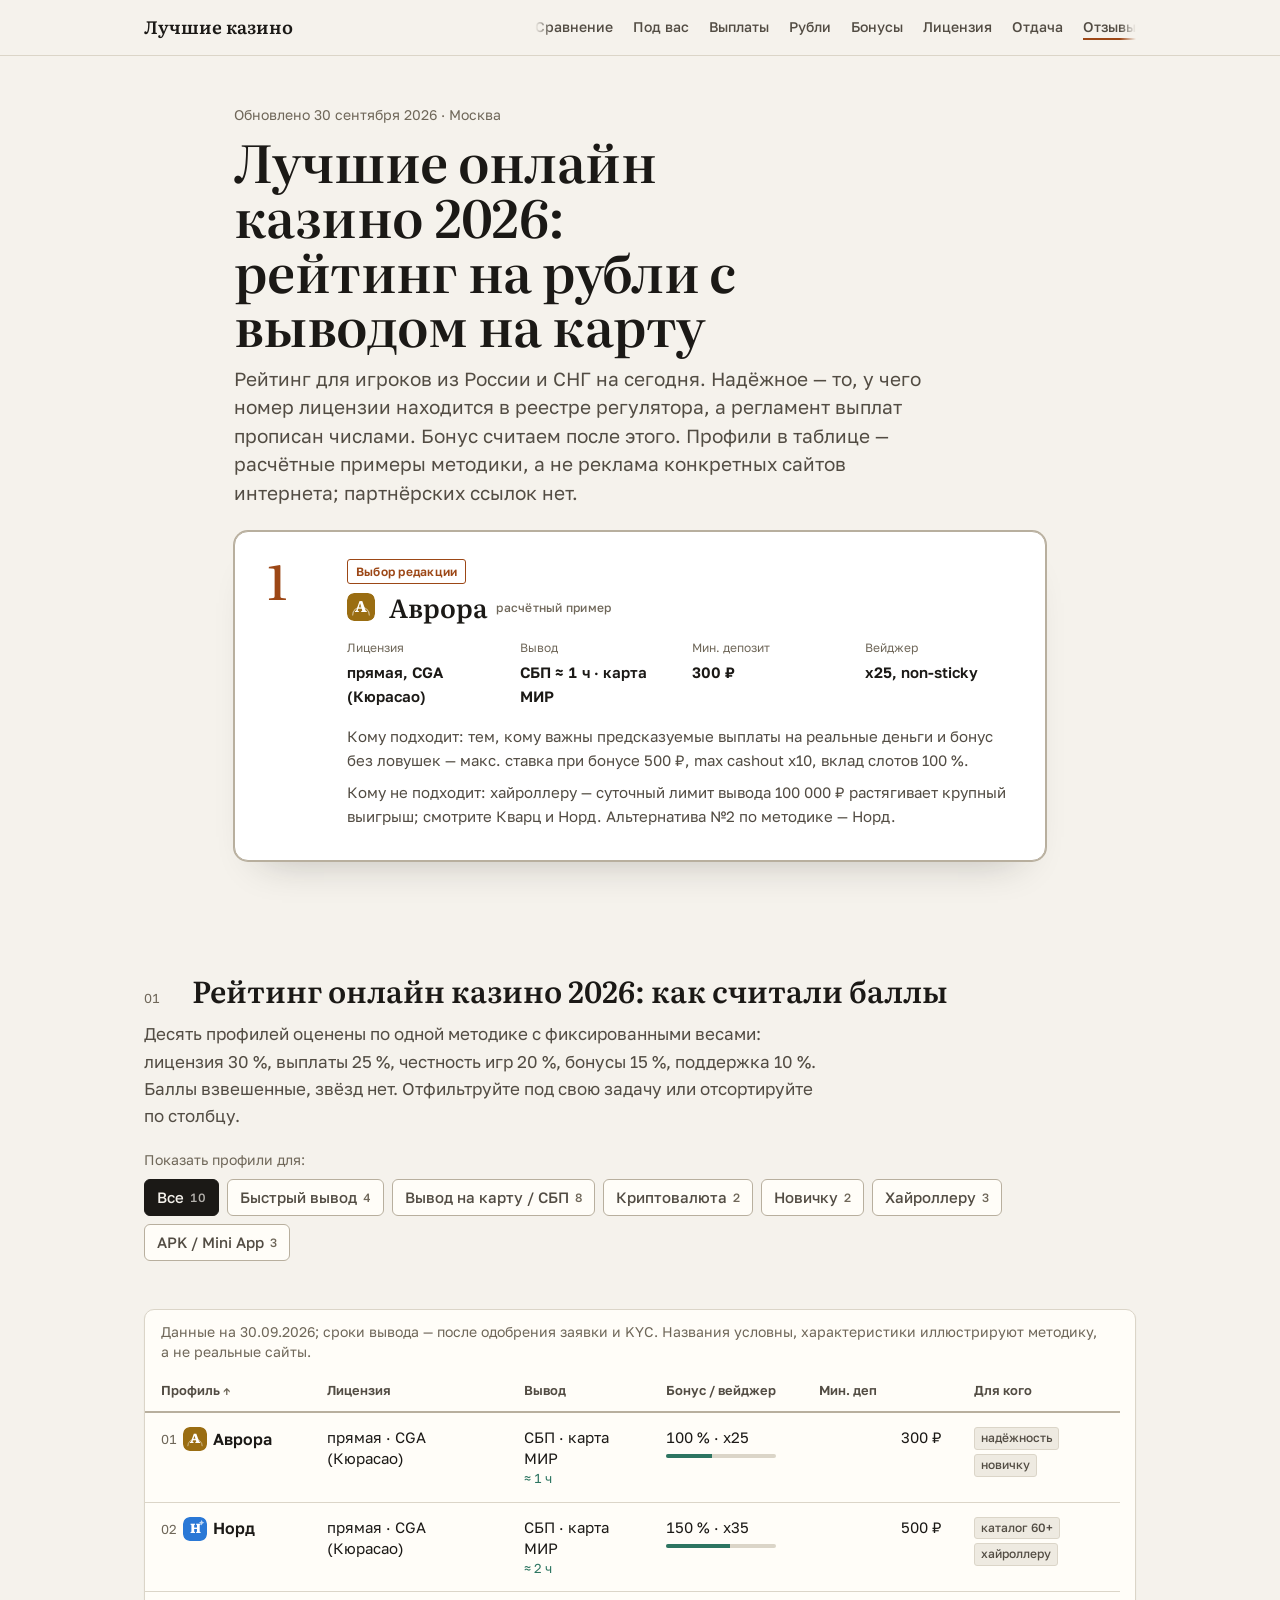
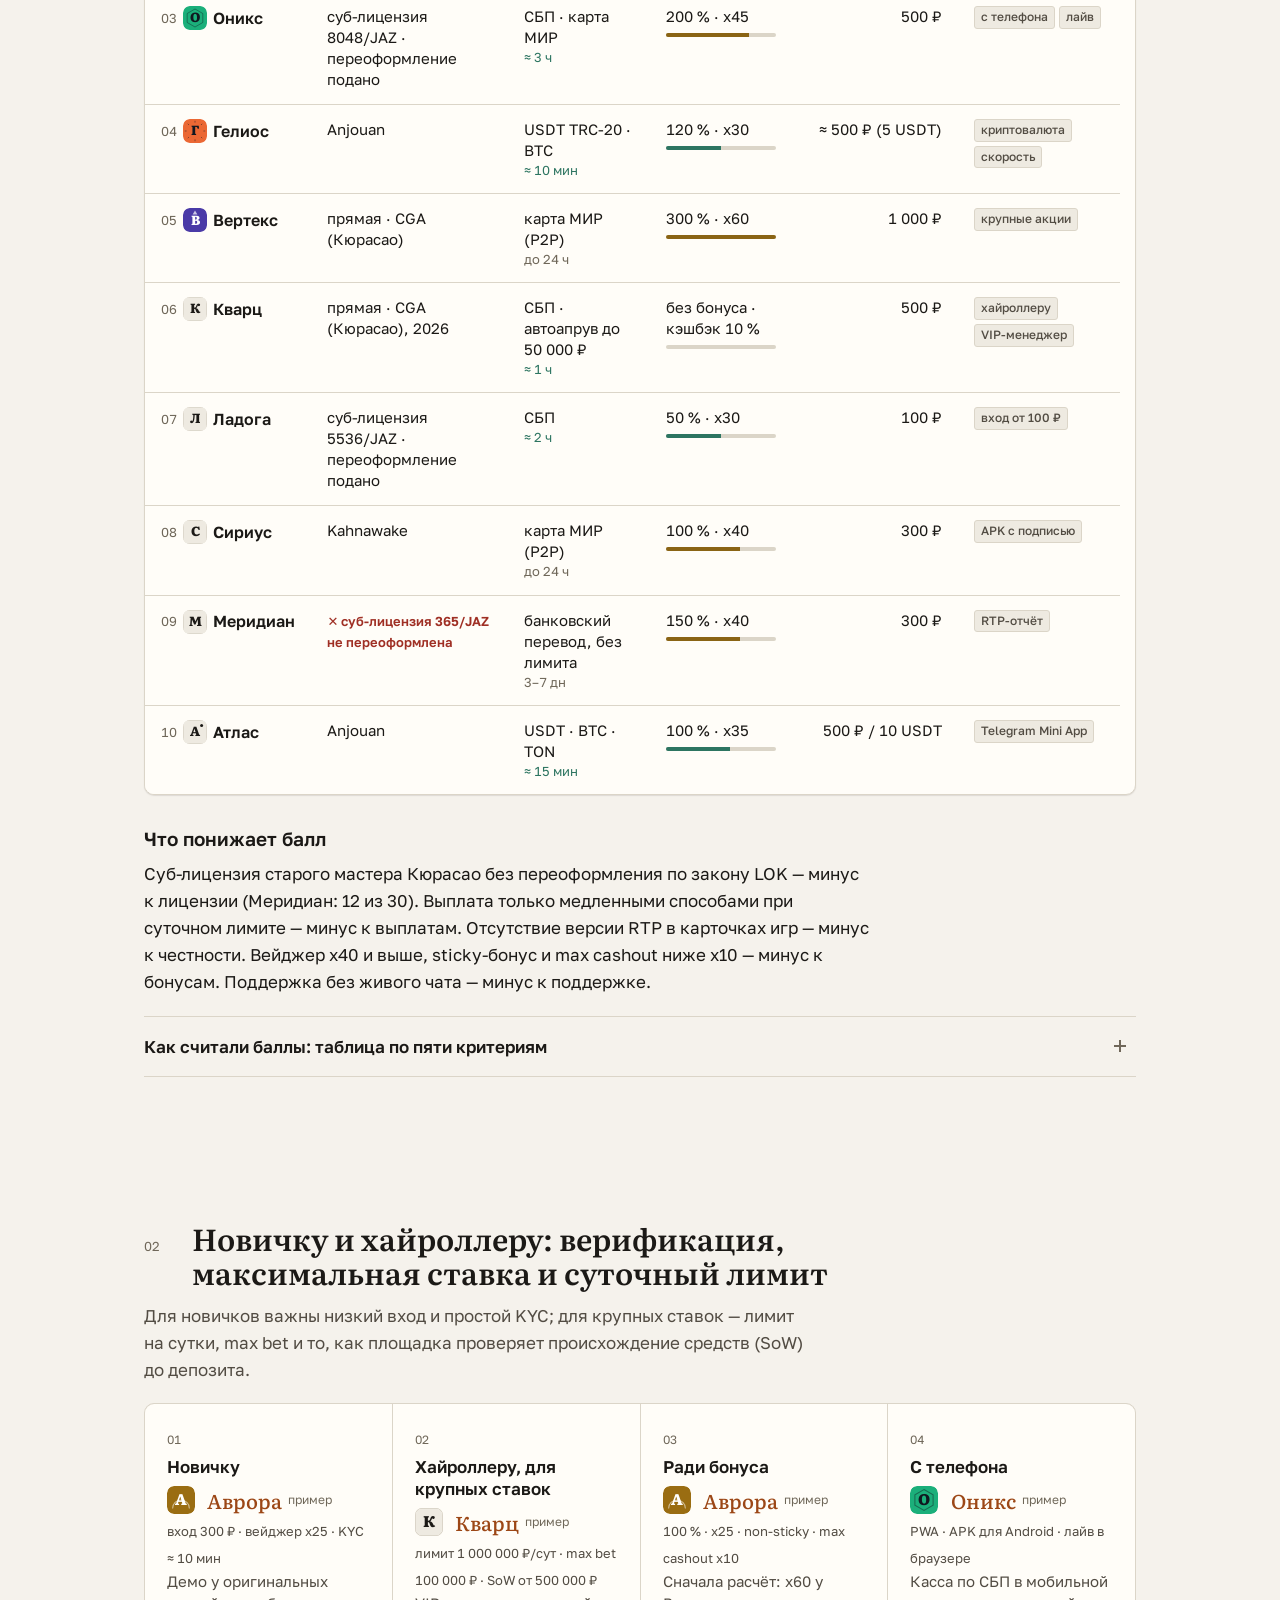
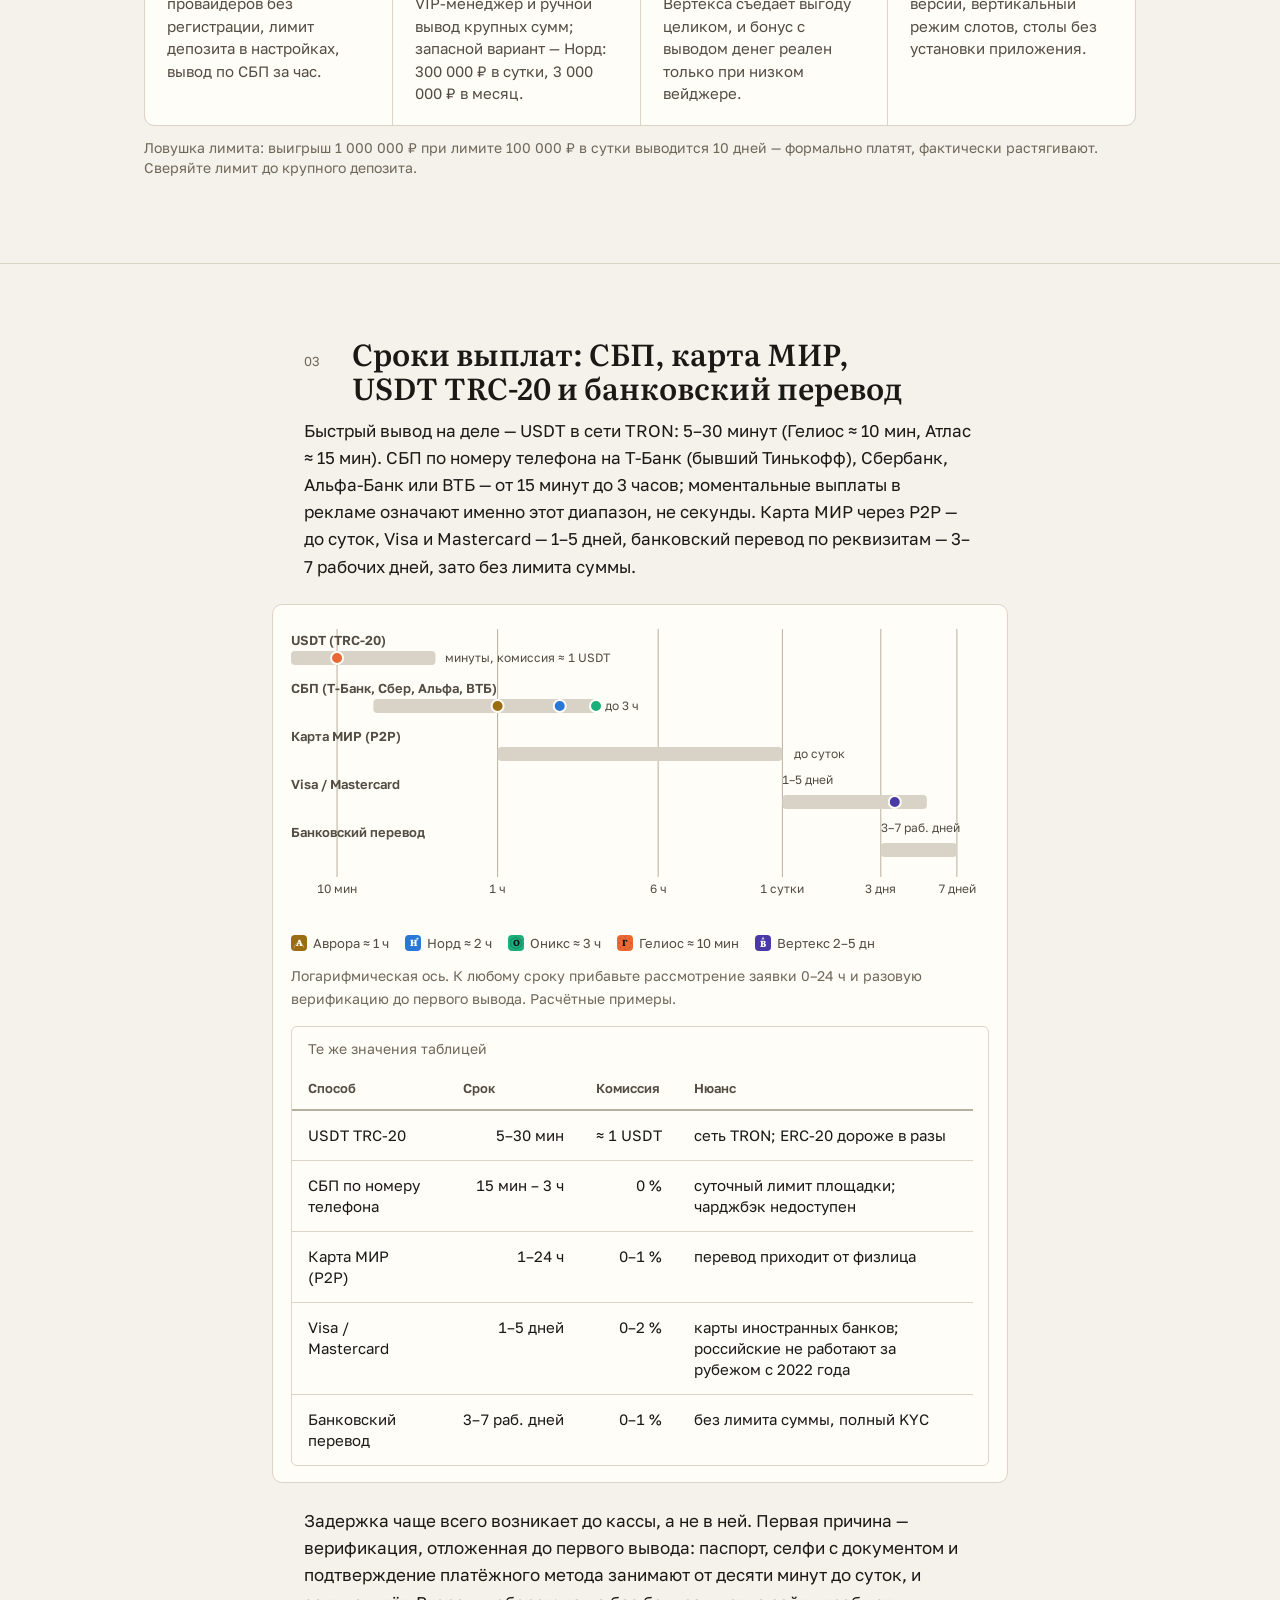
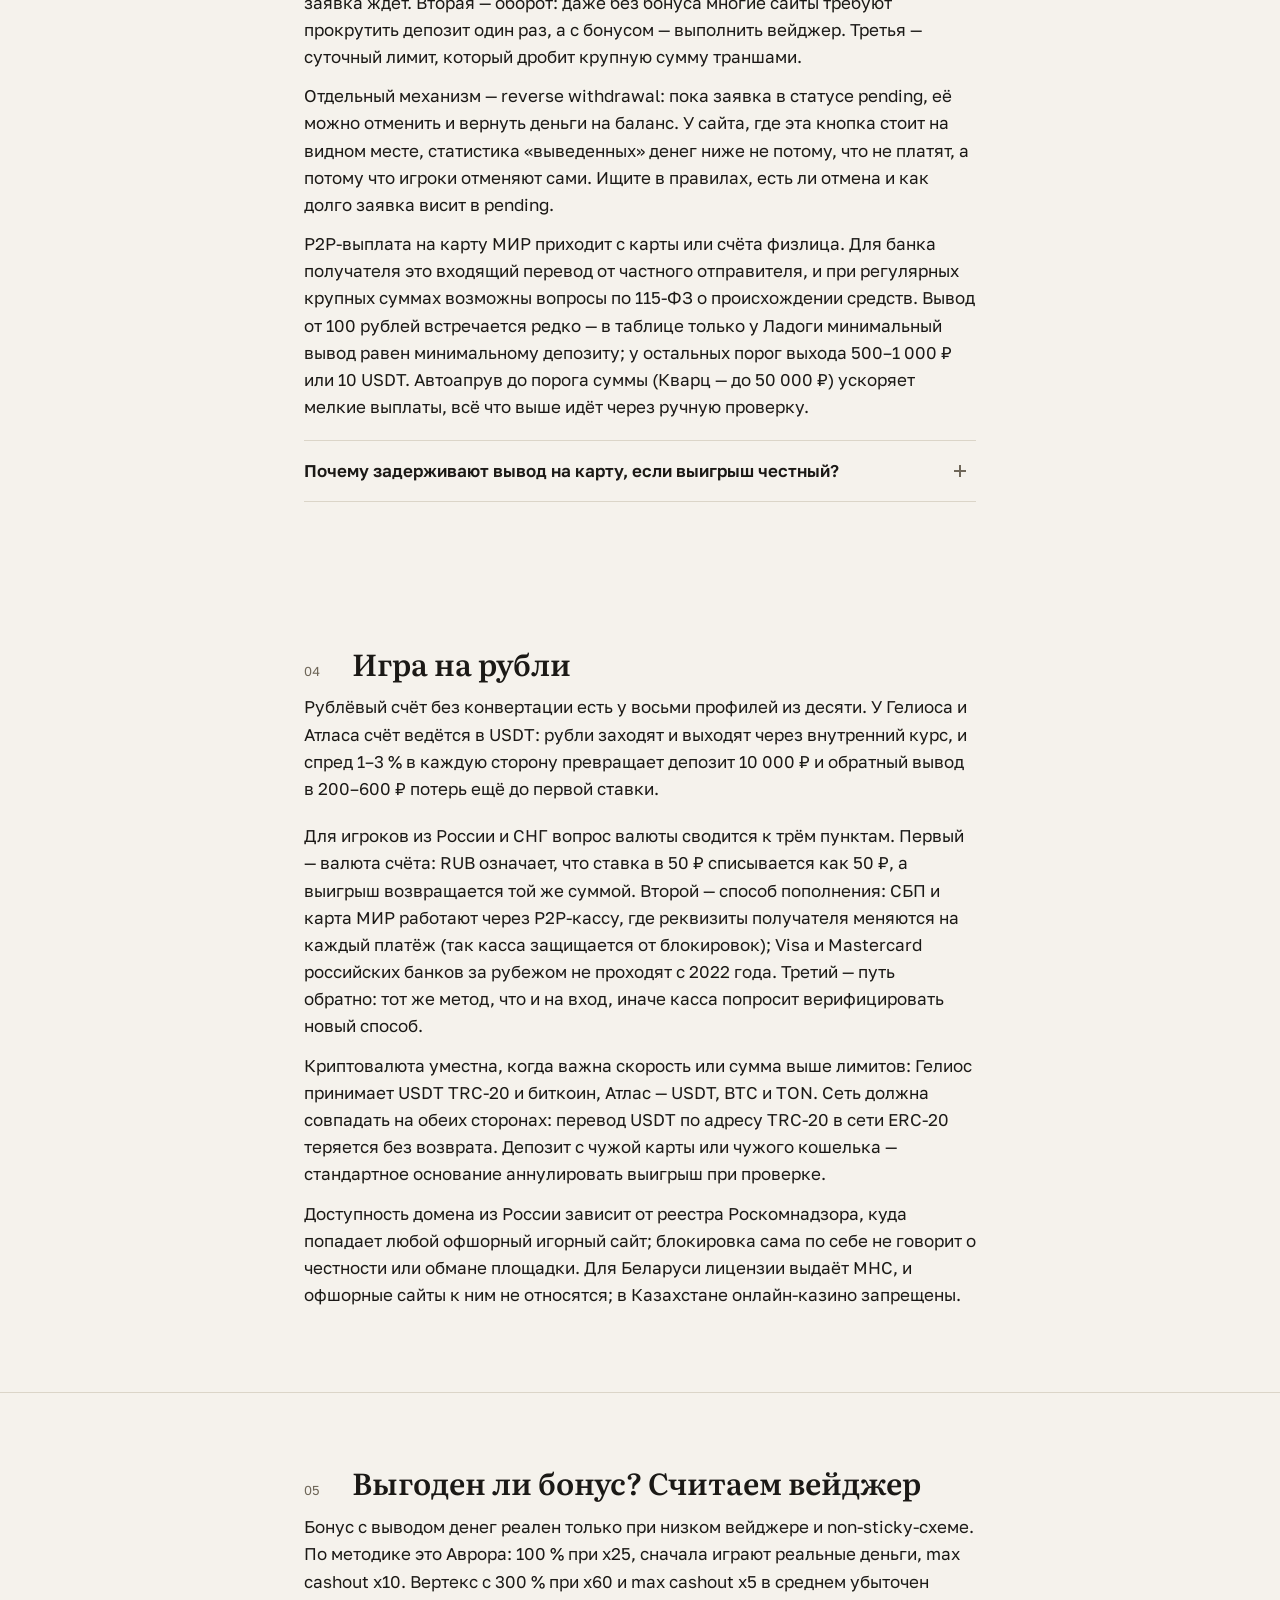
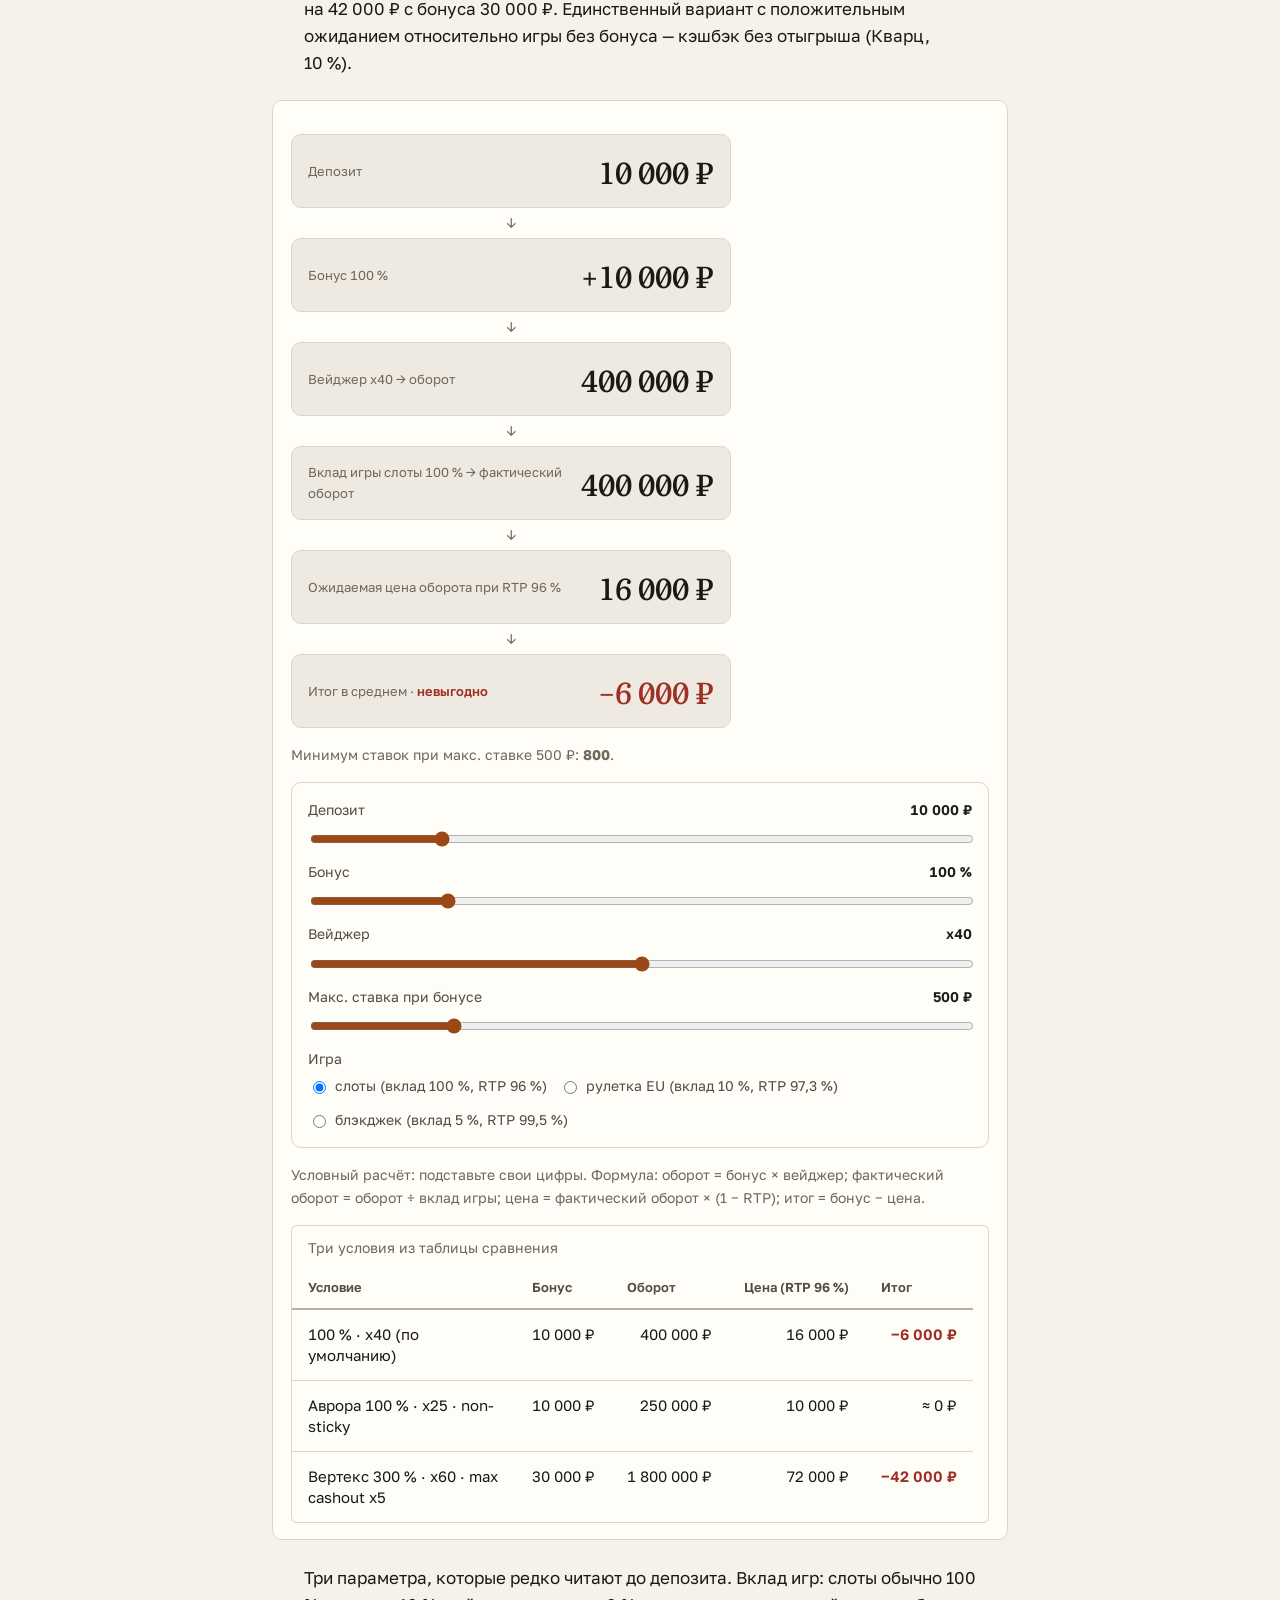
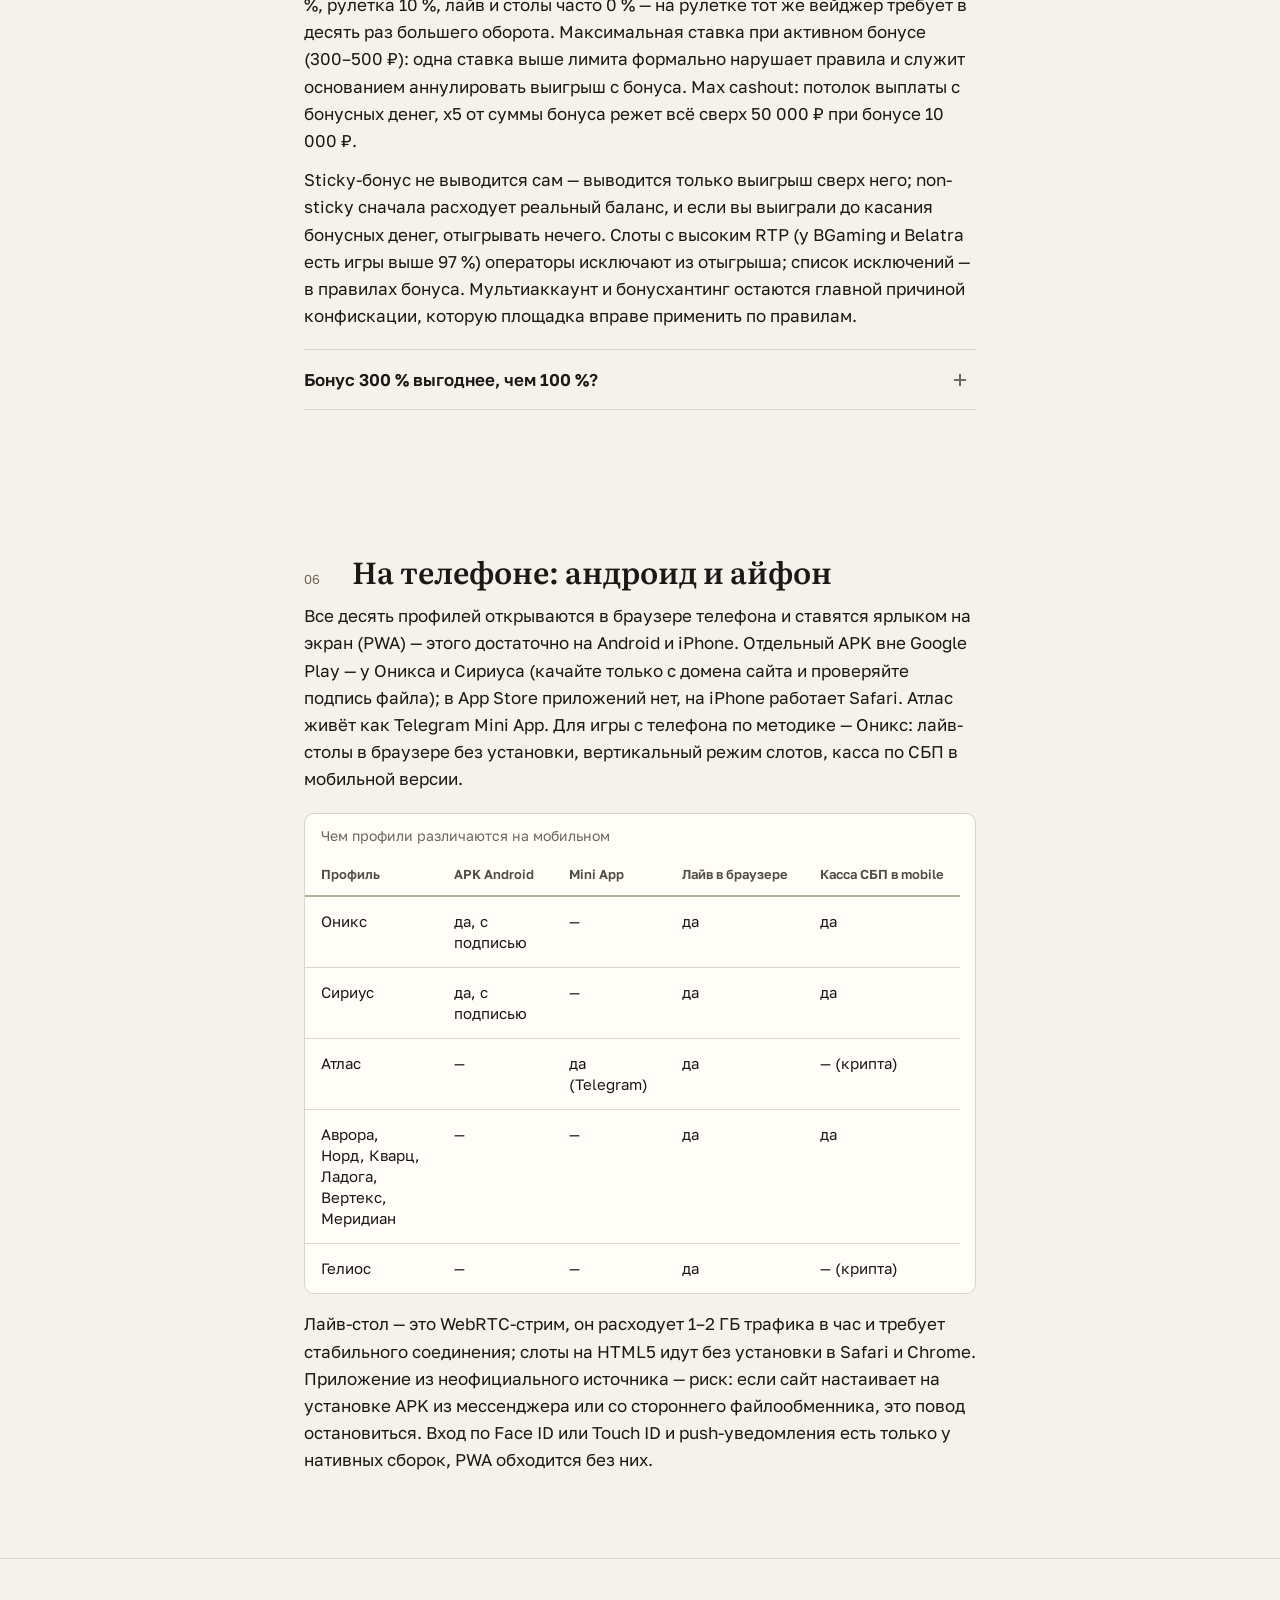
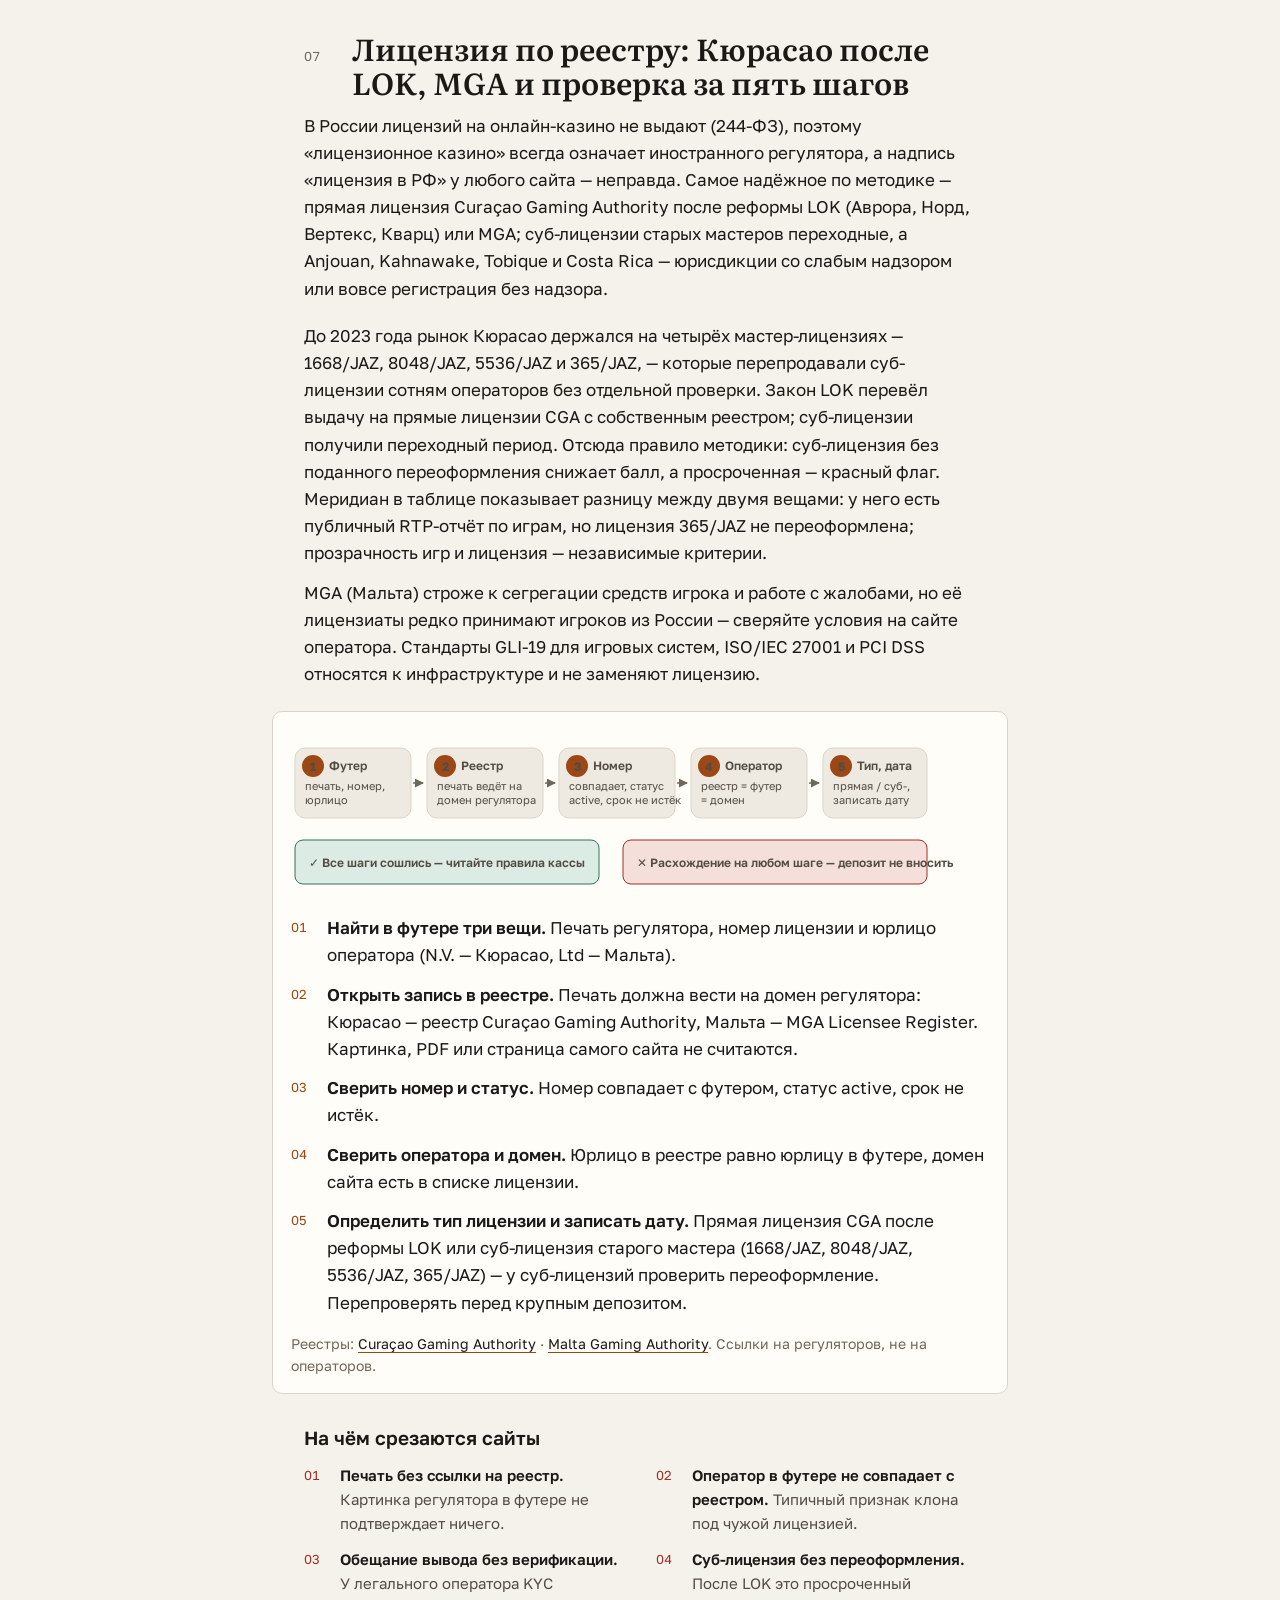
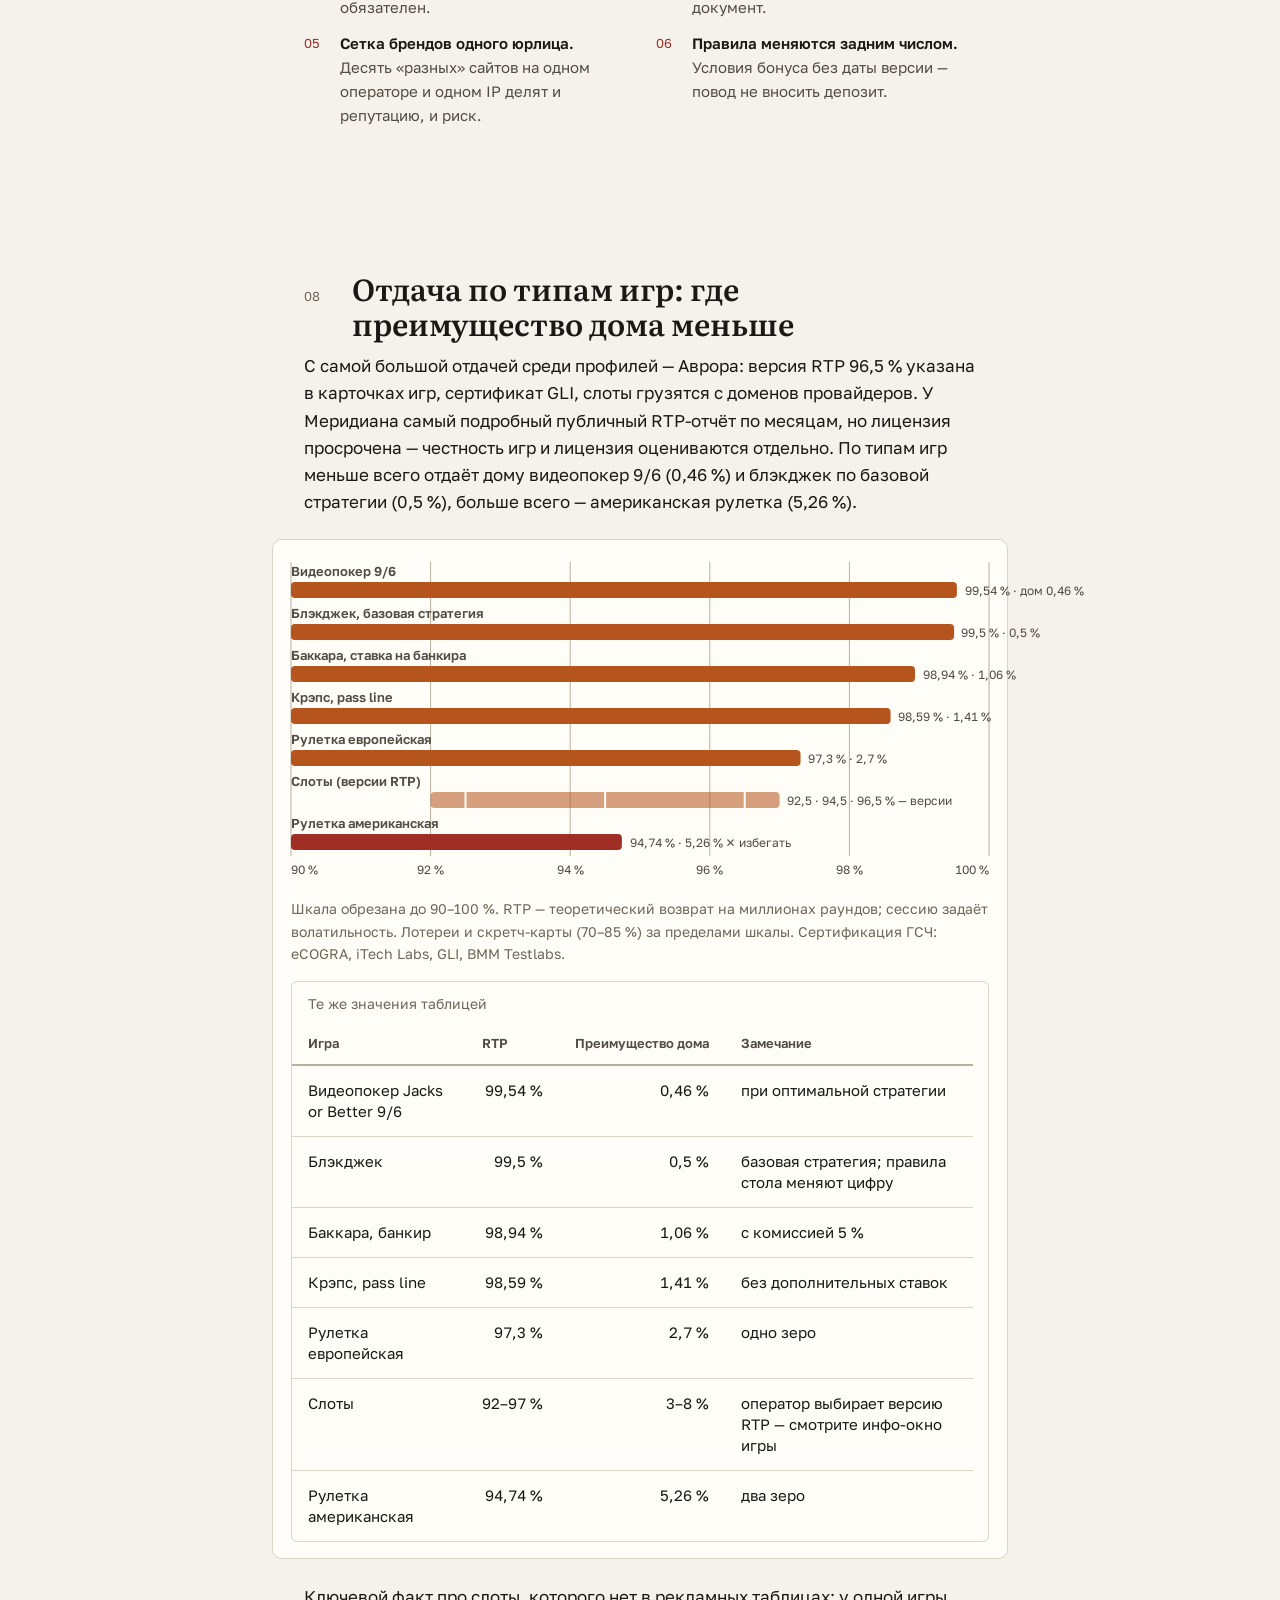
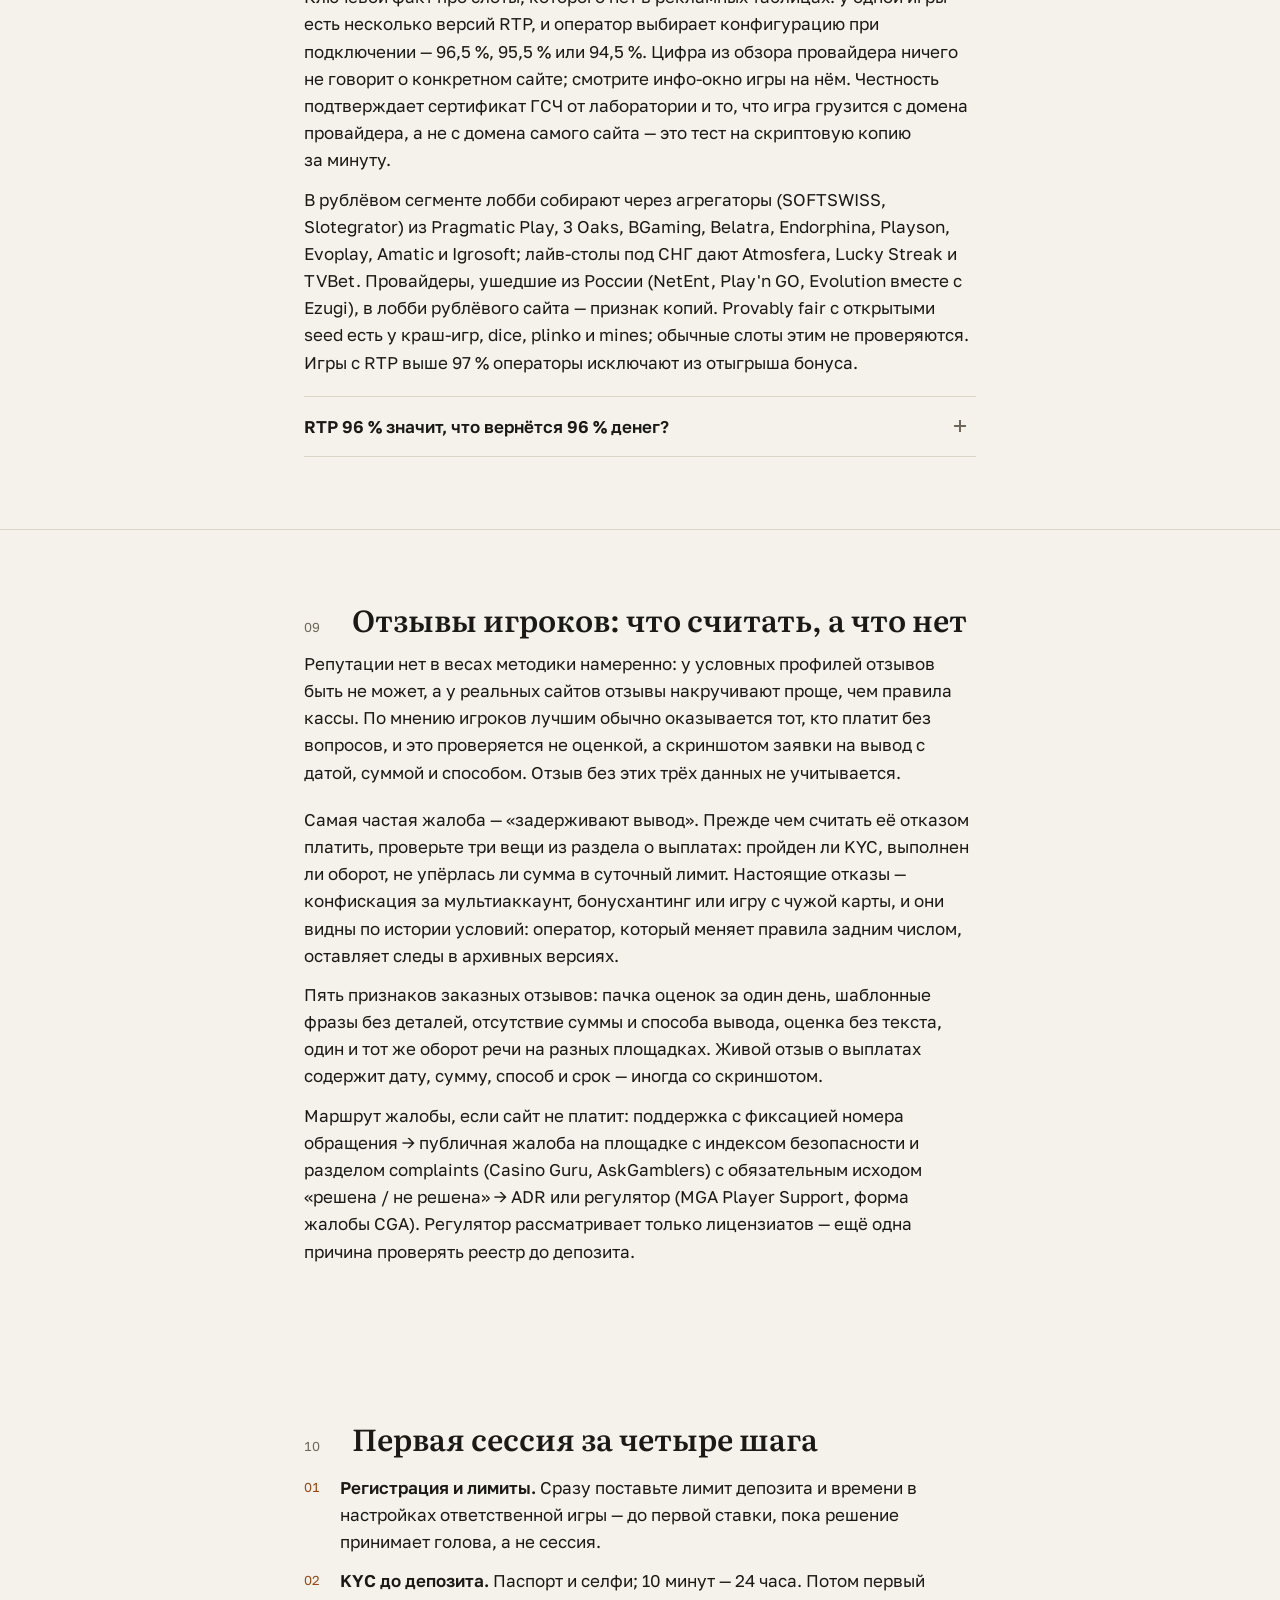
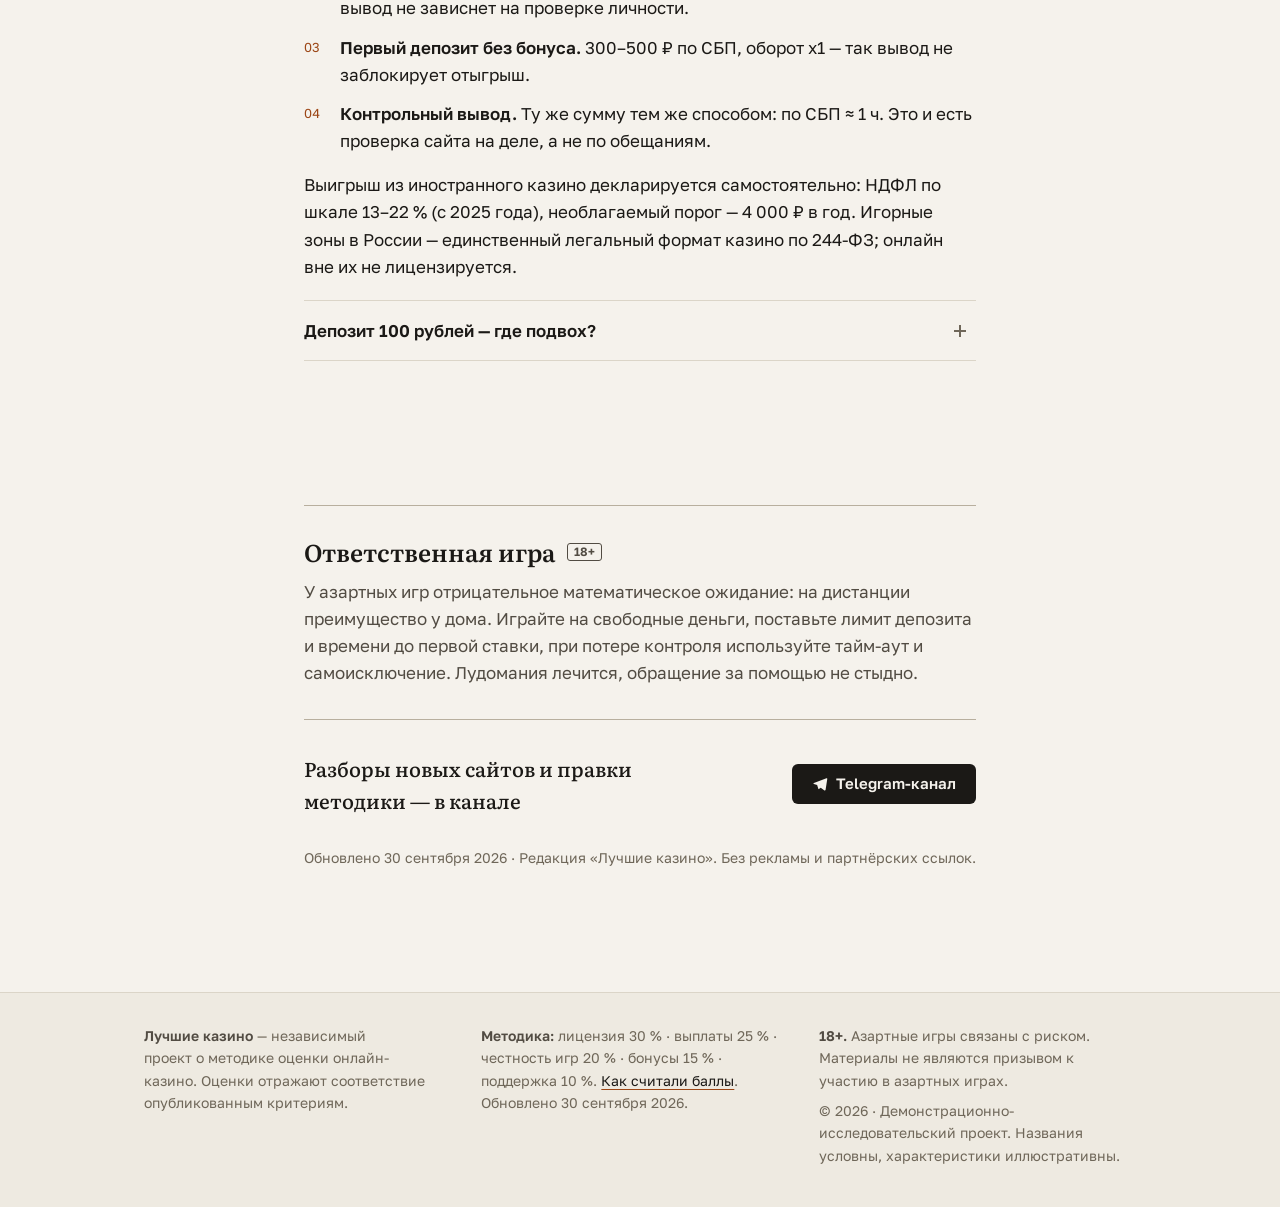
<file: index.html>
<!doctype html>
<html lang="ru">
<head>
<meta charset="utf-8">
<meta name="viewport" content="width=device-width, initial-scale=1, viewport-fit=cover">
<meta name="color-scheme" content="light dark">
<title>Лучшие онлайн казино 2026 — рейтинг на реальные деньги с выводом</title>
<meta name="description" content="Рейтинг лучших онлайн казино 2026 для игроков из России: как читать лицензию по реестру, сроки вывода на карту и по СБП, вейджер без ловушек и отдача игр. Расчётные примеры, без партнёрских ссылок.">
<link rel="canonical" href="https://luchshie-casino777.github.io/">
<meta name="robots" content="index, follow, max-image-preview:large">
<meta property="og:type" content="article">
<meta property="og:title" content="Лучшие онлайн казино 2026: сравнение касс, лицензий и выплат">
<meta property="og:description" content="Рейтинг на реальные деньги для России: сроки вывода по СБП и карте, минимальный депозит, вейджер и проверка лицензии по реестру">
<meta property="og:url" content="https://luchshie-casino777.github.io/">
<meta property="og:locale" content="ru_RU">
<link rel="icon" href="/favicon.svg" type="image/svg+xml">
<link rel="preconnect" href="https://fonts.googleapis.com">
<link rel="preconnect" href="https://fonts.gstatic.com" crossorigin>
<link rel="stylesheet" href="https://fonts.googleapis.com/css2?family=Literata:opsz,wght@7..72,400..700&family=Golos+Text:wght@400..700&display=swap">
<style>
:root{
  --paper:#f5f2ec;--surface:#fffdf8;--surface-2:#eeeae1;--elevate:#ffffff;
  --ink:#1b1916;--ink-2:#524c43;--ink-3:#6f6759;--line:#dbd5c8;--line-2:#b8af9e;
  --accent:#9c4716;--accent-fill:#b5551d;--accent-soft:#f3e2d4;--on-accent:#fff6ee;
  --good:#2d7561;--good-soft:#dcebe3;--bad:#9f2f24;--bad-soft:#f4dfdb;--warn:#8a6414;--warn-soft:#f1e8cf;
  --selection:#f3e2d4;--bar-muted:#d9d3c7;
  --b1:#9a6d12;--b2:#2a78d6;--b3:#1baf7a;--b4:#eb6834;--b5:#4a3aa7;
  --focus:var(--accent);--focus-ring:color-mix(in srgb,var(--accent) 28%,transparent);
  --font-display:"Literata","Iowan Old Style","PT Serif",Georgia,serif;
  --font-text:"Golos Text","Segoe UI",Roboto,system-ui,sans-serif;
  --fs-display:clamp(2.125rem,1.45rem + 2.9vw,3.25rem);--fs-h2:clamp(1.5rem,1.25rem + 1.1vw,1.875rem);
  --fs-h3:1.1875rem;--fs-lead:clamp(1.0625rem,1rem + .4vw,1.1875rem);--fs-body:1.0625rem;--fs-ui:.9375rem;--fs-small:.875rem;--fs-micro:.75rem;
  --fs-figure:clamp(1.5rem,1.2rem + 1vw,1.875rem);
  --s-1:4px;--s-2:8px;--s-3:12px;--s-4:16px;--s-5:20px;--s-6:24px;--s-8:32px;--s-10:40px;--s-12:48px;--s-16:64px;
  --gutter:clamp(16px,4vw,24px);--section:clamp(40px,6vw,72px);
  --wrap-prose:720px;--wrap-wide:1040px;--wrap-hero:860px;
  --r-1:3px;--r-2:6px;--r-3:10px;--r-4:14px;
  --e-1:0 1px 0 rgba(27,25,22,.05),0 1px 2px rgba(27,25,22,.06);
  --e-2:0 2px 6px rgba(27,25,22,.08),0 12px 24px -12px rgba(27,25,22,.18);
  --e-3:0 0 0 1px var(--line-2),0 24px 40px -28px rgba(27,25,22,.30);
  --ease-out:cubic-bezier(.22,1,.36,1);--ease-spring:cubic-bezier(.34,1.56,.64,1);--ease-in-out:cubic-bezier(.65,0,.35,1);
  --d-1:120ms;--d-2:200ms;--d-3:320ms;--d-4:480ms;
}
@media (prefers-color-scheme:dark){:root:not([data-theme="light"]){
  --paper:#161412;--surface:#1d1a17;--surface-2:#252118;--elevate:#2a2521;
  --ink:#ece6da;--ink-2:#b6ac9c;--ink-3:#928878;--line:#332d26;--line-2:#4d4439;
  --accent:#d9895a;--accent-fill:#c7703f;--accent-soft:#3a2a1f;--on-accent:#1b1310;
  --good:#6fbfa5;--good-soft:#1d332c;--bad:#e3796c;--bad-soft:#3a201c;--warn:#d6a542;--warn-soft:#352c17;
  --selection:#3a2a1f;--bar-muted:#3a332b;
  --b1:#c98500;--b2:#3987e5;--b3:#199e70;--b4:#d95926;--b5:#9085e9;
  --e-1:inset 0 1px 0 rgba(255,255,255,.04),0 1px 2px rgba(0,0,0,.4);
  --e-2:0 2px 8px rgba(0,0,0,.5),0 16px 32px -16px rgba(0,0,0,.6);
  --e-3:0 0 0 1px var(--line-2),inset 0 1px 0 rgba(255,255,255,.05),0 28px 48px -28px rgba(0,0,0,.7);
  color-scheme:dark;}}
:root[data-theme="dark"]{
  --paper:#161412;--surface:#1d1a17;--surface-2:#252118;--elevate:#2a2521;
  --ink:#ece6da;--ink-2:#b6ac9c;--ink-3:#928878;--line:#332d26;--line-2:#4d4439;
  --accent:#d9895a;--accent-fill:#c7703f;--accent-soft:#3a2a1f;--on-accent:#1b1310;
  --good:#6fbfa5;--good-soft:#1d332c;--bad:#e3796c;--bad-soft:#3a201c;--warn:#d6a542;--warn-soft:#352c17;
  --selection:#3a2a1f;--bar-muted:#3a332b;
  --b1:#c98500;--b2:#3987e5;--b3:#199e70;--b4:#d95926;--b5:#9085e9;
  --e-1:inset 0 1px 0 rgba(255,255,255,.04),0 1px 2px rgba(0,0,0,.4);
  --e-2:0 2px 8px rgba(0,0,0,.5),0 16px 32px -16px rgba(0,0,0,.6);
  --e-3:0 0 0 1px var(--line-2),inset 0 1px 0 rgba(255,255,255,.05),0 28px 48px -28px rgba(0,0,0,.7);
  color-scheme:dark;}

*{box-sizing:border-box}
html{scroll-behavior:smooth}
body{margin:0;background:var(--paper);color:var(--ink);font:400 var(--fs-body)/1.6 var(--font-text);-webkit-font-smoothing:antialiased;hyphens:auto}
p{margin:0 0 var(--s-3);text-wrap:pretty}
h1,h2,h3{font-family:var(--font-display);text-wrap:balance;margin:0}
h1{font-size:var(--fs-display);line-height:1.05;letter-spacing:-.012em;font-weight:600;font-variation-settings:"opsz" 60;max-inline-size:18ch}
h2{font-size:var(--fs-h2);line-height:1.15;font-weight:600;font-variation-settings:"opsz" 36}
h3{font-family:var(--font-text);font-size:var(--fs-h3);line-height:1.3;font-weight:600;margin:var(--s-8) 0 var(--s-2)}
a{color:var(--ink);text-decoration:underline;text-decoration-color:var(--accent);text-decoration-thickness:1px;text-underline-offset:3px;transition:color var(--d-1) var(--ease-out),text-decoration-thickness var(--d-1) var(--ease-out)}
a:hover{color:var(--accent);text-decoration-thickness:2px}
:focus-visible{outline:2px solid var(--focus);outline-offset:2px;box-shadow:0 0 0 5px var(--focus-ring)}
::selection{background:var(--selection);color:var(--ink)}
.num{font-variant-numeric:tabular-nums;font-feature-settings:"tnum" 1,"zero" 1}
.wrap{max-width:var(--wrap-prose);margin-inline:auto;padding-inline:var(--gutter)}
.wide{max-width:var(--wrap-wide);margin-inline:auto;padding-inline:var(--gutter)}
.hero-wrap{max-width:var(--wrap-hero);margin-inline:auto;padding-inline:var(--gutter)}
section[id]{scroll-margin-top:72px}
.mono{vertical-align:-6px;margin-right:.4rem;border-radius:7px;flex:none}
.muted{color:var(--ink-2)}.faint{color:var(--ink-3)}
.small{font-size:var(--fs-small);line-height:1.45}
.micro{font-size:var(--fs-micro);line-height:1.3;letter-spacing:.02em}

/* шапка */
.top{position:sticky;top:0;z-index:40;height:56px;background:var(--paper);border-bottom:1px solid var(--line);transition:box-shadow var(--d-2) var(--ease-out)}
.top.is-scrolled{box-shadow:var(--e-2)}
.top .wide{height:100%;display:flex;align-items:center;justify-content:space-between;gap:var(--s-5)}
.wordmark{font-family:var(--font-display);font-weight:600;font-size:18px;text-decoration:none;color:var(--ink);white-space:nowrap}
.wordmark:hover{color:var(--ink);text-decoration:none}
.top nav{display:flex;gap:var(--s-5);font-size:14px;font-weight:500;overflow-x:auto;white-space:nowrap;scrollbar-width:none;
  mask-image:linear-gradient(90deg,transparent,#000 16px,#000 calc(100% - 16px),transparent)}
.top nav::-webkit-scrollbar{display:none}
.top nav a{color:var(--ink-2);text-decoration:none;padding-block:4px}
.top nav a:hover{color:var(--ink)}
.top nav a[aria-current="true"]{text-decoration:underline;text-decoration-thickness:2px;text-decoration-color:var(--accent);text-underline-offset:6px}

/* hero */
.hero{padding-block:var(--s-12) var(--s-10)}
.dateline{font-size:var(--fs-small);color:var(--ink-3);margin-bottom:var(--s-2)}
.hero h1{margin:var(--s-2) 0 var(--s-3)}
.lead{font-size:var(--fs-lead);line-height:1.5;color:var(--ink-2);max-inline-size:58ch;margin-bottom:var(--s-6)}
.pick{display:grid;grid-template-columns:64px 1fr;gap:var(--s-5);background:var(--elevate);border:1px solid var(--line-2);border-radius:var(--r-4);padding:var(--s-6) 28px;box-shadow:var(--e-3)}
.pick .rank{font-family:var(--font-display);font-weight:500;font-size:48px;line-height:1;color:var(--accent);font-variant-numeric:tabular-nums}
.stamp{display:inline-block;font-size:var(--fs-micro);font-weight:600;letter-spacing:.02em;border:1px solid var(--accent);color:var(--accent);border-radius:var(--r-1);padding:2px 8px}
.pick h2{font-size:26px;margin:var(--s-2) 0 var(--s-1);display:flex;align-items:center;gap:var(--s-2);flex-wrap:wrap}
.pick h2 .tag{font-family:var(--font-text);font-size:var(--fs-micro);font-weight:500;color:var(--ink-3);letter-spacing:.02em}
.facts{display:grid;grid-template-columns:repeat(4,1fr);gap:var(--s-3) var(--s-5);margin:var(--s-4) 0}
.facts div{margin:0}
.facts dt{font-size:var(--fs-micro);color:var(--ink-3);margin-bottom:2px}
.facts dd{margin:0;font-size:var(--fs-ui);font-weight:600;font-variant-numeric:tabular-nums}
.pick p{font-size:var(--fs-ui);color:var(--ink-2);margin-bottom:var(--s-2)}
@media (max-width:640px){.pick{grid-template-columns:1fr;padding:var(--s-5)}.pick .rank{font-size:36px}.facts{grid-template-columns:1fr 1fr}}

/* секции */
.block{padding-block:var(--section)}
.block + .block.rule{border-top:1px solid var(--line)}
.h2row{display:grid;grid-template-columns:40px 1fr;align-items:baseline;gap:var(--s-2);margin-bottom:var(--s-3)}
.h2row .idx{font-size:13px;color:var(--ink-3);font-variant-numeric:tabular-nums}
@media (max-width:720px){.h2row{grid-template-columns:1fr}.h2row .idx{margin-bottom:-4px}}
.sub{color:var(--ink-2);max-inline-size:64ch;margin-bottom:var(--s-5)}
.prose{max-inline-size:66ch}
.prose p{margin-bottom:var(--s-3)}
.answer{font-size:var(--fs-body);margin-bottom:var(--s-5)}
.answer strong{font-weight:600}

/* чипы */
.chiplabel{font-size:var(--fs-small);color:var(--ink-3);margin-bottom:var(--s-2)}
.chips{display:flex;gap:var(--s-2);flex-wrap:wrap;margin-bottom:var(--s-4)}
@media (max-width:640px){.chips{flex-wrap:nowrap;overflow-x:auto;scroll-snap-type:x proximity;padding-bottom:4px;scrollbar-width:none;mask-image:linear-gradient(90deg,#000 calc(100% - 24px),transparent)}.chips::-webkit-scrollbar{display:none}.chip{scroll-snap-align:start}}
.chip{font:500 var(--fs-ui)/1.4 var(--font-text);padding:7px 12px;min-height:36px;border-radius:var(--r-2);border:1px solid var(--line-2);background:var(--surface);color:var(--ink-2);cursor:pointer;white-space:nowrap;display:inline-flex;align-items:center;gap:6px;
  transition:background-color var(--d-1) var(--ease-out),border-color var(--d-1) var(--ease-out),color var(--d-1) var(--ease-out),transform var(--d-2) var(--ease-spring)}
.chip:hover{border-color:var(--ink);color:var(--ink)}
.chip:active{transform:scale(.96)}
.chip[aria-pressed="true"]{background:var(--ink);color:var(--paper);border-color:var(--ink)}
.chip .n{font-size:var(--fs-micro);color:var(--ink-3);font-variant-numeric:tabular-nums}
.chip[aria-pressed="true"] .n{color:var(--paper);opacity:.7}
.count{font-size:var(--fs-small);color:var(--ink-3);min-height:1.4em;margin-bottom:var(--s-3)}

/* таблицы */
.tw{border:1px solid var(--line);border-radius:var(--r-3);overflow-x:auto;scrollbar-gutter:stable;background:var(--surface)}
.tw.main{box-shadow:var(--e-1)}
table{border-collapse:collapse;width:100%;font-size:var(--fs-ui);line-height:1.4}
table.cmp{min-width:760px}
caption{caption-side:top;text-align:left;font-size:var(--fs-small);color:var(--ink-3);padding:var(--s-3) var(--s-4) var(--s-2)}
thead th{font-size:13px;font-weight:600;color:var(--ink-2);text-align:left;padding:var(--s-3) var(--s-4);border-bottom:2px solid var(--line-2);background:var(--surface);position:sticky;top:0;z-index:1;white-space:nowrap}
thead th[data-sort]{cursor:pointer}
thead th[data-sort]:hover{color:var(--ink)}
thead th[aria-sort="ascending"]::after{content:" ↑";color:var(--ink-3);font-size:10px}
thead th[aria-sort="descending"]::after{content:" ↓";color:var(--ink-3);font-size:10px}
tbody td{padding:14px var(--s-4);border-top:1px solid var(--line);vertical-align:top}
tbody tr:first-child td{border-top:0}
tbody tr:hover td{background:var(--surface-2);transition:background-color var(--d-1) var(--ease-out)}
tbody tr[hidden]{display:none}
tbody tr{animation:rowin var(--d-2) var(--ease-out) both}
@keyframes rowin{from{opacity:0}to{opacity:1}}
table.cmp td:first-child,table.cmp th:first-child{position:sticky;left:0;background:var(--surface);box-shadow:1px 0 0 var(--line);z-index:1}
table.cmp tbody tr:hover td:first-child{background:var(--surface-2)}
td.r{text-align:right;font-variant-numeric:tabular-nums;white-space:nowrap}
.name{font-weight:600;font-size:16px;color:var(--ink);display:flex;align-items:center;white-space:nowrap}
.name .i{font-size:13px;color:var(--ink-3);font-variant-numeric:tabular-nums;margin-right:6px;font-weight:400}
.two{display:block}
.two .m{display:block}
.two .t{display:block;font-size:13px;color:var(--good);font-variant-numeric:tabular-nums}
.two .t.slow{color:var(--ink-3)}
.wbar{display:block;height:4px;border-radius:2px;background:var(--line);margin-top:6px;overflow:hidden;max-width:110px}
.wbar i{display:block;height:100%;background:var(--good)}
.wbar.w i{background:var(--warn)}
.who{display:flex;gap:4px;flex-wrap:wrap}
.who span{font-size:var(--fs-micro);font-weight:500;border-radius:var(--r-1);background:var(--surface-2);border:1px solid var(--line);color:var(--ink-2);padding:2px 6px;white-space:nowrap}
.flag{color:var(--bad);font-weight:600;font-size:13px}
table.sat{min-width:520px}
.tw.sat{box-shadow:none}

/* персоны — гроссбух */
.ledger{display:grid;grid-template-columns:repeat(2,1fr);gap:1px;background:var(--line);border:1px solid var(--line);border-radius:var(--r-3);overflow:hidden}
@media (min-width:900px){.ledger{grid-template-columns:repeat(4,1fr)}}
.ledger a,.ledger div.c{display:block;background:var(--surface);padding:var(--s-5) 22px;text-decoration:none;color:inherit;transition:background-color var(--d-1) var(--ease-out)}
.ledger a:hover{background:var(--surface-2);color:inherit}
.ledger .i{font-size:var(--fs-micro);color:var(--ink-3);font-variant-numeric:tabular-nums}
.ledger h3{font-family:var(--font-text);font-size:17px;margin:4px 0 6px}
.ledger .pk{font-family:var(--font-display);font-weight:500;font-size:20px;color:var(--accent);display:flex;align-items:center;gap:6px}
.ledger .pk .tag{font-family:var(--font-text);font-size:var(--fs-micro);color:var(--ink-3);font-weight:400}
.ledger .f{font-size:13px;color:var(--ink-2);font-variant-numeric:tabular-nums;margin:6px 0}
.ledger p{font-size:var(--fs-ui);color:var(--ink-2);line-height:1.5;margin:0}

/* фигуры */
figure.viz{margin:var(--s-6) 0;background:var(--surface);border:1px solid var(--line);border-radius:var(--r-3);padding:var(--s-4) 18px}
@media (min-width:900px){figure.viz{margin-inline:-32px}}
figure.viz svg{display:block;max-width:100%;overflow:visible}
figure.viz svg text{font-family:var(--font-text);fill:var(--ink-2)}
figure.viz figcaption{font-size:var(--fs-small);color:var(--ink-3);margin-top:var(--s-3)}
figure.viz .tw{margin-top:var(--s-4);border-radius:var(--r-2)}
.legend{display:flex;gap:var(--s-4);flex-wrap:wrap;font-size:13px;color:var(--ink-2);margin-top:var(--s-3)}
.legend span{display:inline-flex;align-items:center}
.legend .mono{width:16px;height:16px;vertical-align:-3px;margin-right:6px}

/* калькулятор */
.flow{display:grid;gap:var(--s-2);max-width:440px}
.flow .step{background:var(--surface-2);border:1px solid var(--line);border-radius:var(--r-3);padding:var(--s-3) var(--s-4);display:grid;grid-template-columns:1fr auto;align-items:center;gap:var(--s-3)}
.flow .step dt{font-size:13px;color:var(--ink-3);margin:0}
.flow .step dd{margin:0;font-family:var(--font-display);font-weight:500;font-size:var(--fs-figure);font-variant-numeric:tabular-nums;color:var(--ink)}
.flow .step.bad dd{color:var(--bad)}
.flow .arrow{text-align:center;color:var(--ink-3);line-height:1;font-size:14px}
.calc{display:grid;gap:var(--s-3);margin:var(--s-4) 0;padding:var(--s-4);border:1px solid var(--line);border-radius:var(--r-3);background:var(--surface)}
.calc label{display:grid;grid-template-columns:1fr auto;gap:var(--s-2);font-size:var(--fs-small);color:var(--ink-2);align-items:center}
.calc input[type=range]{width:100%;grid-column:1/-1;accent-color:var(--accent)}
.calc output{font-variant-numeric:tabular-nums;font-weight:600;color:var(--ink)}
.calc fieldset{border:0;padding:0;margin:0;display:flex;gap:var(--s-3);flex-wrap:wrap;font-size:var(--fs-small)}
.calc legend{font-size:var(--fs-small);color:var(--ink-2);padding:0;margin-bottom:4px}
.verdict{font-weight:600}
.verdict.bad{color:var(--bad)}.verdict.ok{color:var(--good)}

/* списки */
ol.steps{padding-left:0;list-style:none;counter-reset:s;display:grid;gap:var(--s-3);max-inline-size:66ch}
ol.steps li{counter-increment:s;display:grid;grid-template-columns:28px 1fr;gap:var(--s-2)}
ol.steps li::before{content:counter(s,decimal-leading-zero);font-size:13px;color:var(--accent);font-variant-numeric:tabular-nums;padding-top:3px}
ol.steps b{font-weight:600}
ul.flags{list-style:none;padding:0;margin:var(--s-3) 0 0;display:grid;gap:var(--s-3) var(--s-8);counter-reset:f}
@media (min-width:720px){ul.flags{grid-template-columns:1fr 1fr}}
ul.flags li{counter-increment:f;display:grid;grid-template-columns:28px 1fr;gap:var(--s-2);font-size:var(--fs-ui);color:var(--ink-2)}
ul.flags li::before{content:counter(f,decimal-leading-zero);font-size:13px;color:var(--bad);font-variant-numeric:tabular-nums;padding-top:2px}
ul.flags b{color:var(--ink);font-weight:600}
ul.plain{padding-left:1.1em;margin:0 0 var(--s-3);max-inline-size:66ch}
ul.plain li{margin-bottom:4px}

/* details */
.faq{border-top:1px solid var(--line);max-inline-size:66ch;margin-top:var(--s-5)}
details{border-bottom:1px solid var(--line)}
summary{list-style:none;cursor:pointer;font-weight:600;font-size:17px;padding:var(--s-4) 0;display:grid;grid-template-columns:1fr 24px;gap:var(--s-4);align-items:center;transition:color var(--d-1) var(--ease-out)}
summary::-webkit-details-marker{display:none}
summary:hover{color:var(--accent)}
summary:focus-visible{outline-offset:-2px}
summary .pl{width:16px;height:16px;stroke:var(--ink-3);stroke-width:2;fill:none;transition:transform var(--d-3) var(--ease-spring),stroke var(--d-1)}
details[open] summary .pl{transform:rotate(45deg);stroke:var(--accent)}
details .body{padding-bottom:var(--s-5);color:var(--ink-2);font-size:16px;line-height:1.6;max-inline-size:66ch}
details .body p{margin-bottom:var(--s-2)}

/* care, cta, footer */
.care{border-top:1px solid var(--line-2);padding-top:var(--s-8)}
.care h2{font-size:24px;display:flex;align-items:center;gap:var(--s-3)}
.age{font-family:var(--font-text);font-size:var(--fs-micro);font-weight:600;border:1px solid var(--ink-2);border-radius:var(--r-1);padding:1px 6px;color:var(--ink-2)}
.cta{border-top:1px solid var(--line-2);padding-block:var(--s-8);display:flex;flex-wrap:wrap;gap:var(--s-4);align-items:center;justify-content:space-between;margin-top:var(--s-8)}
.cta .t{font-family:var(--font-display);font-weight:500;font-size:20px;max-inline-size:36ch}
.btn{display:inline-flex;align-items:center;gap:8px;font:600 var(--fs-ui)/1 var(--font-text);padding:12px 20px;border-radius:var(--r-2);background:var(--ink);color:var(--paper);text-decoration:none;white-space:nowrap;
  transition:background-color var(--d-1) var(--ease-out),color var(--d-1) var(--ease-out),transform var(--d-2) var(--ease-spring)}
.btn:hover{background:var(--accent-fill);color:var(--on-accent);text-decoration:none}
.btn:active{transform:scale(.98)}
.btn svg{width:16px;height:16px;fill:currentColor}
footer{background:var(--surface-2);border-top:1px solid var(--line);padding-block:var(--s-8);font-size:var(--fs-small);color:var(--ink-3);margin-top:var(--s-10)}
footer .wide{display:grid;gap:var(--s-5)}
@media (min-width:720px){footer .wide{grid-template-columns:1fr 1fr 1fr}}
footer p{margin-bottom:var(--s-2)}
footer b{color:var(--ink-2);font-weight:600}
@media (prefers-reduced-motion:reduce){*{transition-duration:1ms!important;animation-duration:1ms!important}.chip:active,.btn:active{transform:none}html{scroll-behavior:auto}}
</style>
<script type="application/ld+json">
{"@context":"https://schema.org","@type":"Article","@id":"https://luchshie-casino777.github.io/#page",
 "headline":"Лучшие онлайн казино 2026: рейтинг на рубли с выводом на карту и СБП",
 "description":"Рейтинг лучших онлайн казино 2026 для игроков из России: лицензия по реестру, сроки вывода на карту и по СБП, вейджер без ловушек и отдача игр. Расчётные примеры, без партнёрских ссылок.",
 "inLanguage":"ru","datePublished":"2026-09-30","dateModified":"2026-09-30",
 "author":{"@type":"Organization","name":"Редакция «Лучшие казино»"},
 "publisher":{"@type":"Organization","name":"Лучшие казино"},
 "mainEntityOfPage":"https://luchshie-casino777.github.io/"}
</script>
<script type="application/ld+json">
{"@context":"https://schema.org","@type":"HowTo","@id":"https://luchshie-casino777.github.io/#howto-license",
 "name":"Проверка лицензии онлайн казино по реестру регулятора за пять шагов",
 "totalTime":"PT5M",
 "step":[
  {"@type":"HowToStep","position":1,"name":"Найти в футере три вещи","text":"Печать регулятора, номер лицензии и юрлицо оператора (N.V. — Кюрасао, Ltd — Мальта)."},
  {"@type":"HowToStep","position":2,"name":"Открыть запись в реестре","text":"Печать должна вести на домен регулятора: Кюрасао — реестр Curaçao Gaming Authority, Мальта — MGA Licensee Register. Картинка, PDF или страница самого сайта не считаются."},
  {"@type":"HowToStep","position":3,"name":"Сверить номер и статус","text":"Номер совпадает с футером, статус active, срок не истёк."},
  {"@type":"HowToStep","position":4,"name":"Сверить оператора и домен","text":"Юрлицо в реестре равно юрлицу в футере, домен сайта есть в списке лицензии."},
  {"@type":"HowToStep","position":5,"name":"Определить тип лицензии и записать дату","text":"Прямая лицензия CGA после реформы LOK или суб-лицензия старого мастера (1668/JAZ, 8048/JAZ, 5536/JAZ, 365/JAZ) — у суб-лицензий проверить переоформление. Перепроверять перед крупным депозитом."}
 ]}
</script>
<script type="application/ld+json">
{"@context":"https://schema.org","@type":"FAQPage","@id":"https://luchshie-casino777.github.io/#faq",
 "mainEntity":[
  {"@type":"Question","name":"Почему задерживают вывод на карту, если выигрыш честный?","acceptedAnswer":{"@type":"Answer","text":"Три обычные причины: не пройдена верификация (KYC), не выполнен оборот депозита или бонуса, сработал суточный лимит вывода. Реальный отказ платить выглядит иначе: конфискация за мультиаккаунт или бонусхантинг, и его видно по истории правил. Пройдите KYC заранее и уточните лимиты до депозита."}},
  {"@type":"Question","name":"RTP 96 % значит, что вернётся 96 % денег?","acceptedAnswer":{"@type":"Answer","text":"Нет. Это теоретический возврат на миллионах раундов, а не за вашу сессию. Краткосрочный результат задают волатильность и случайность. У одной игры бывает несколько версий RTP — оператор выбирает конфигурацию, смотрите инфо-окно игры на конкретном сайте."}},
  {"@type":"Question","name":"Депозит 100 рублей — где подвох?","acceptedAnswer":{"@type":"Answer","text":"Подвох в минимальном выводе: он часто выше депозита (500–1 000 ₽), и мелкий выигрыш нельзя забрать. Бонус на минимальный депозит обычно не начисляется. До депозита сверьте три числа в правилах кассы: минимальный депозит, минимальный вывод, минимальная ставка."}},
  {"@type":"Question","name":"Бонус 300 % выгоднее, чем 100 %?","acceptedAnswer":{"@type":"Answer","text":"Как правило нет. Выгоду определяет вейджер, вклад игр и максимальная выплата с бонуса (max cashout). Бонус 10 000 ₽ при вейджере x40 требует оборота 400 000 ₽, ожидаемая цена такого оборота на слоте с RTP 96 % — 16 000 ₽, итог отрицательный. Умеренный 100 % с x25 обходится дешевле."}}
 ]}
</script>
</head>
<body>

<svg width="0" height="0" style="position:absolute" aria-hidden="true">
  <symbol id="m-avrora" viewBox="0 0 40 40"><rect width="40" height="40" rx="10" fill="var(--b1)"/><path d="M8 32A12 12 0 0 1 32 32" fill="none" stroke="#fff" stroke-width="1.5" opacity=".55"/><text x="20" y="27" text-anchor="middle" font-family="Literata,Georgia,serif" font-weight="800" font-size="22" fill="#fff">А</text></symbol>
  <symbol id="m-nord" viewBox="0 0 40 40"><rect width="40" height="40" rx="10" fill="var(--b2)"/><path d="M31 5l1.5 3 3 1.5-3 1.5-1.5 3-1.5-3-3-1.5 3-1.5z" fill="#fff" opacity=".7"/><text x="20" y="27" text-anchor="middle" font-family="Literata,Georgia,serif" font-weight="800" font-size="22" fill="#fff">Н</text></symbol>
  <symbol id="m-oniks" viewBox="0 0 40 40"><rect width="40" height="40" rx="10" fill="var(--b3)"/><path d="M20 5l13 7.5v15L20 35 7 27.5v-15z" fill="none" stroke="#101720" stroke-width="1.5" opacity=".45"/><text x="20" y="27" text-anchor="middle" font-family="Literata,Georgia,serif" font-weight="800" font-size="22" fill="#101720">О</text></symbol>
  <symbol id="m-gelios" viewBox="0 0 40 40"><rect width="40" height="40" rx="10" fill="var(--b4)"/><g stroke="#101720" stroke-width="1.5" opacity=".5"><path d="M20 3v3M20 34v3M3 20h3M34 20h3M8 8l2 2M30 30l2 2M8 32l2-2M30 10l2-2"/></g><text x="20" y="27" text-anchor="middle" font-family="Literata,Georgia,serif" font-weight="800" font-size="22" fill="#101720">Г</text></symbol>
  <symbol id="m-verteks" viewBox="0 0 40 40"><rect width="40" height="40" rx="10" fill="var(--b5)"/><path d="M20 4l4 7h-8z" fill="#fff" opacity=".7"/><text x="20" y="29" text-anchor="middle" font-family="Literata,Georgia,serif" font-weight="800" font-size="22" fill="#fff">В</text></symbol>
  <symbol id="m-kvarc" viewBox="0 0 40 40"><rect width="40" height="40" rx="10" fill="var(--surface-2)" stroke="var(--line-2)"/><text x="20" y="27" text-anchor="middle" font-family="Literata,Georgia,serif" font-weight="800" font-size="22" fill="var(--ink)">К</text></symbol>
  <symbol id="m-ladoga" viewBox="0 0 40 40"><rect width="40" height="40" rx="10" fill="var(--surface-2)" stroke="var(--line-2)"/><text x="20" y="27" text-anchor="middle" font-family="Literata,Georgia,serif" font-weight="800" font-size="22" fill="var(--ink)">Л</text></symbol>
  <symbol id="m-sirius" viewBox="0 0 40 40"><rect width="40" height="40" rx="10" fill="var(--surface-2)" stroke="var(--line-2)"/><text x="20" y="27" text-anchor="middle" font-family="Literata,Georgia,serif" font-weight="800" font-size="22" fill="var(--ink)">С</text></symbol>
  <symbol id="m-meridian" viewBox="0 0 40 40"><rect width="40" height="40" rx="10" fill="var(--surface-2)" stroke="var(--line-2)"/><text x="20" y="27" text-anchor="middle" font-family="Literata,Georgia,serif" font-weight="800" font-size="22" fill="var(--ink)">М</text></symbol>
  <symbol id="m-atlas" viewBox="0 0 40 40"><rect width="40" height="40" rx="10" fill="var(--surface-2)" stroke="var(--line-2)"/><text x="20" y="27" text-anchor="middle" font-family="Literata,Georgia,serif" font-weight="800" font-size="22" fill="var(--ink)">А</text><circle cx="31" cy="9" r="2.5" fill="var(--ink)"/></symbol>
</svg>

<header class="top" id="top">
  <div class="wide">
    <a class="wordmark" href="#top">Лучшие казино</a>
    <nav aria-label="Разделы">
      <a href="#compare">Сравнение</a><a href="#persona">Под вас</a><a href="#vyvod">Выплаты</a><a href="#rub">Рубли</a><a href="#bonus">Бонусы</a><a href="#trust">Лицензия</a><a href="#otdacha">Отдача</a><a href="#reviews">Отзывы</a>
    </nav>
  </div>
</header>

<main>
<section class="hero hero-wrap">
  <p class="dateline num">Обновлено 30 сентября 2026 · Москва</p>
  <h1>Лучшие онлайн казино 2026: рейтинг на рубли с выводом на карту</h1>
  <p class="lead">Рейтинг для игроков из России и СНГ на сегодня. Надёжное — то, у чего номер лицензии находится в реестре регулятора, а регламент выплат прописан числами. Бонус считаем после этого. Профили в таблице — расчётные примеры методики, а не реклама конкретных сайтов интернета; партнёрских ссылок нет.</p>

  <div class="pick" id="pick">
    <div class="rank num">1</div>
    <div>
      <span class="stamp">Выбор редакции</span>
      <h2><svg class="mono" width="28" height="28"><use href="#m-avrora"/></svg>Аврора <span class="tag">расчётный пример</span></h2>
      <dl class="facts">
        <div><dt>Лицензия</dt><dd>прямая, CGA (Кюрасао)</dd></div>
        <div><dt>Вывод</dt><dd>СБП ≈ 1 ч · карта МИР</dd></div>
        <div><dt>Мин. депозит</dt><dd>300 ₽</dd></div>
        <div><dt>Вейджер</dt><dd>x25, non-sticky</dd></div>
      </dl>
      <p>Кому подходит: тем, кому важны предсказуемые выплаты на реальные деньги и бонус без ловушек — макс. ставка при бонусе 500 ₽, max cashout x10, вклад слотов 100 %.</p>
      <p>Кому не подходит: хайроллеру — суточный лимит вывода 100 000 ₽ растягивает крупный выигрыш; смотрите Кварц и Норд. Альтернатива №2 по методике — Норд.</p>
    </div>
  </div>
</section>

<!-- ===== 01 СРАВНЕНИЕ ===== -->
<section class="block rule" id="compare">
  <div class="wide">
    <div class="h2row"><span class="idx num">01</span><h2>Рейтинг онлайн казино 2026: как считали баллы</h2></div>
    <p class="sub">Десять профилей оценены по одной методике с фиксированными весами: лицензия 30 %, выплаты 25 %, честность игр 20 %, бонусы 15 %, поддержка 10 %. Баллы взвешенные, звёзд нет. Отфильтруйте под свою задачу или отсортируйте по столбцу.</p>

    <p class="chiplabel">Показать профили для:</p>
    <div class="chips" role="group" aria-label="Фильтр по задаче">
      <button class="chip" data-filter="all" aria-pressed="true">Все <span class="n">10</span></button>
      <button class="chip" data-filter="fast" aria-pressed="false">Быстрый вывод <span class="n">4</span></button>
      <button class="chip" data-filter="card" aria-pressed="false">Вывод на карту / СБП <span class="n">8</span></button>
      <button class="chip" data-filter="crypto" aria-pressed="false">Криптовалюта <span class="n">2</span></button>
      <button class="chip" data-filter="beginner" aria-pressed="false">Новичку <span class="n">2</span></button>
      <button class="chip" data-filter="high" aria-pressed="false">Хайроллеру <span class="n">3</span></button>
      <button class="chip" data-filter="app" aria-pressed="false">APK / Mini App <span class="n">3</span></button>
    </div>
    <p class="count num" id="cmpCount" aria-live="polite"></p>

    <div class="tw main">
      <table class="cmp" id="cmp">
        <caption>Данные на 30.09.2026; сроки вывода — после одобрения заявки и KYC. Названия условны, характеристики иллюстрируют методику, а не реальные сайты.</caption>
        <thead><tr>
          <th data-sort="rank" aria-sort="ascending">Профиль</th><th>Лицензия</th><th>Вывод</th><th data-sort="wager">Бонус / вейджер</th><th data-sort="dep" class="r">Мин. деп</th><th>Для кого</th>
        </tr></thead>
        <tbody>
          <tr id="row-01" data-tags="fast card beginner" data-rank="1" data-wager="25" data-dep="300"><td><span class="name"><span class="i">01</span><svg class="mono" width="24" height="24"><use href="#m-avrora"/></svg>Аврора</span></td><td>прямая · CGA (Кюрасао)</td><td><span class="two"><span class="m">СБП · карта МИР</span><span class="t num">≈ 1 ч</span></span></td><td><span class="num">100 % · x25</span><span class="wbar"><i style="width:42%"></i></span></td><td class="r">300 ₽</td><td><div class="who"><span>надёжность</span><span>новичку</span></div></td></tr>
          <tr id="row-02" data-tags="card high" data-rank="2" data-wager="35" data-dep="500"><td><span class="name"><span class="i">02</span><svg class="mono" width="24" height="24"><use href="#m-nord"/></svg>Норд</span></td><td>прямая · CGA (Кюрасао)</td><td><span class="two"><span class="m">СБП · карта МИР</span><span class="t num">≈ 2 ч</span></span></td><td><span class="num">150 % · x35</span><span class="wbar"><i style="width:58%"></i></span></td><td class="r">500 ₽</td><td><div class="who"><span>каталог 60+</span><span>хайроллеру</span></div></td></tr>
          <tr id="row-03" data-tags="card app" data-rank="3" data-wager="45" data-dep="500"><td><span class="name"><span class="i">03</span><svg class="mono" width="24" height="24"><use href="#m-oniks"/></svg>Оникс</span></td><td>суб-лицензия 8048/JAZ · переоформление подано</td><td><span class="two"><span class="m">СБП · карта МИР</span><span class="t num">≈ 3 ч</span></span></td><td><span class="num">200 % · x45</span><span class="wbar w"><i style="width:75%"></i></span></td><td class="r">500 ₽</td><td><div class="who"><span>с телефона</span><span>лайв</span></div></td></tr>
          <tr id="row-04" data-tags="fast crypto" data-rank="4" data-wager="30" data-dep="500"><td><span class="name"><span class="i">04</span><svg class="mono" width="24" height="24"><use href="#m-gelios"/></svg>Гелиос</span></td><td>Anjouan</td><td><span class="two"><span class="m">USDT TRC-20 · BTC</span><span class="t num">≈ 10 мин</span></span></td><td><span class="num">120 % · x30</span><span class="wbar"><i style="width:50%"></i></span></td><td class="r">≈ 500 ₽ (5 USDT)</td><td><div class="who"><span>криптовалюта</span><span>скорость</span></div></td></tr>
          <tr id="row-05" data-tags="card" data-rank="5" data-wager="60" data-dep="1000"><td><span class="name"><span class="i">05</span><svg class="mono" width="24" height="24"><use href="#m-verteks"/></svg>Вертекс</span></td><td>прямая · CGA (Кюрасао)</td><td><span class="two"><span class="m">карта МИР (P2P)</span><span class="t num slow">до 24 ч</span></span></td><td><span class="num">300 % · x60</span><span class="wbar w"><i style="width:100%"></i></span></td><td class="r">1 000 ₽</td><td><div class="who"><span>крупные акции</span></div></td></tr>
          <tr id="row-06" data-tags="fast card high" data-rank="6" data-wager="0" data-dep="500"><td><span class="name"><span class="i">06</span><svg class="mono" width="24" height="24"><use href="#m-kvarc"/></svg>Кварц</span></td><td>прямая · CGA (Кюрасао), 2026</td><td><span class="two"><span class="m">СБП · автоапрув до 50 000 ₽</span><span class="t num">≈ 1 ч</span></span></td><td><span class="num">без бонуса · кэшбэк 10 %</span><span class="wbar"><i style="width:0"></i></span></td><td class="r">500 ₽</td><td><div class="who"><span>хайроллеру</span><span>VIP-менеджер</span></div></td></tr>
          <tr id="row-07" data-tags="card beginner" data-rank="7" data-wager="30" data-dep="100"><td><span class="name"><span class="i">07</span><svg class="mono" width="24" height="24"><use href="#m-ladoga"/></svg>Ладога</span></td><td>суб-лицензия 5536/JAZ · переоформление подано</td><td><span class="two"><span class="m">СБП</span><span class="t num">≈ 2 ч</span></span></td><td><span class="num">50 % · x30</span><span class="wbar"><i style="width:50%"></i></span></td><td class="r">100 ₽</td><td><div class="who"><span>вход от 100 ₽</span></div></td></tr>
          <tr id="row-08" data-tags="card app" data-rank="8" data-wager="40" data-dep="300"><td><span class="name"><span class="i">08</span><svg class="mono" width="24" height="24"><use href="#m-sirius"/></svg>Сириус</span></td><td>Kahnawake</td><td><span class="two"><span class="m">карта МИР (P2P)</span><span class="t num slow">до 24 ч</span></span></td><td><span class="num">100 % · x40</span><span class="wbar w"><i style="width:67%"></i></span></td><td class="r">300 ₽</td><td><div class="who"><span>APK с подписью</span></div></td></tr>
          <tr id="row-09" data-tags="high" data-rank="9" data-wager="40" data-dep="300"><td><span class="name"><span class="i">09</span><svg class="mono" width="24" height="24"><use href="#m-meridian"/></svg>Меридиан</span></td><td><span class="flag">✕ суб-лицензия 365/JAZ не переоформлена</span></td><td><span class="two"><span class="m">банковский перевод, без лимита</span><span class="t num slow">3–7 дн</span></span></td><td><span class="num">150 % · x40</span><span class="wbar w"><i style="width:67%"></i></span></td><td class="r">300 ₽</td><td><div class="who"><span>RTP-отчёт</span></div></td></tr>
          <tr id="row-10" data-tags="fast crypto app" data-rank="10" data-wager="35" data-dep="500"><td><span class="name"><span class="i">10</span><svg class="mono" width="24" height="24"><use href="#m-atlas"/></svg>Атлас</span></td><td>Anjouan</td><td><span class="two"><span class="m">USDT · BTC · TON</span><span class="t num">≈ 15 мин</span></span></td><td><span class="num">100 % · x35</span><span class="wbar"><i style="width:58%"></i></span></td><td class="r">500 ₽ / 10 USDT</td><td><div class="who"><span>Telegram Mini App</span></div></td></tr>
        </tbody>
      </table>
    </div>

    <div class="prose" style="margin-top:var(--s-6)">
      <h3>Что понижает балл</h3>
      <p>Суб-лицензия старого мастера Кюрасао без переоформления по закону LOK — минус к лицензии (Меридиан: 12 из 30). Выплата только медленными способами при суточном лимите — минус к выплатам. Отсутствие версии RTP в карточках игр — минус к честности. Вейджер x40 и выше, sticky-бонус и max cashout ниже x10 — минус к бонусам. Поддержка без живого чата — минус к поддержке.</p>
    </div>
    <div class="faq" style="max-inline-size:none">
      <details id="faq-scores">
        <summary><span>Как считали баллы: таблица по пяти критериям</span><svg class="pl" viewBox="0 0 16 16" aria-hidden="true"><path d="M8 2v12M2 8h12"/></svg></summary>
        <div class="body">
          <div class="tw sat"><table class="sat num"><caption>Взвешенные баллы: лицензия до 30, выплаты до 25, честность до 20, бонусы до 15, поддержка до 10</caption>
            <thead><tr><th>Профиль</th><th class="r">Лиц.</th><th class="r">Выпл.</th><th class="r">Честн.</th><th class="r">Бон.</th><th class="r">Подд.</th><th class="r">Итог</th></tr></thead>
            <tbody>
              <tr><td>01 Аврора</td><td class="r">28</td><td class="r">22</td><td class="r">17</td><td class="r">11</td><td class="r">8</td><td class="r"><b>86</b></td></tr>
              <tr><td>02 Норд</td><td class="r">27</td><td class="r">19</td><td class="r">18</td><td class="r">9</td><td class="r">9</td><td class="r"><b>82</b></td></tr>
              <tr><td>03 Оникс</td><td class="r">21</td><td class="r">18</td><td class="r">16</td><td class="r">10</td><td class="r">10</td><td class="r"><b>75</b></td></tr>
              <tr><td>04 Гелиос</td><td class="r">15</td><td class="r">25</td><td class="r">16</td><td class="r">9</td><td class="r">8</td><td class="r"><b>73</b></td></tr>
              <tr><td>05 Вертекс</td><td class="r">26</td><td class="r">13</td><td class="r">15</td><td class="r">5</td><td class="r">10</td><td class="r"><b>69</b></td></tr>
              <tr><td>06 Кварц</td><td class="r">24</td><td class="r">23</td><td class="r">12</td><td class="r">5</td><td class="r">4</td><td class="r"><b>68</b></td></tr>
              <tr><td>07 Ладога</td><td class="r">19</td><td class="r">19</td><td class="r">13</td><td class="r">8</td><td class="r">5</td><td class="r"><b>64</b></td></tr>
              <tr><td>08 Сириус</td><td class="r">17</td><td class="r">15</td><td class="r">14</td><td class="r">8</td><td class="r">7</td><td class="r"><b>61</b></td></tr>
              <tr><td>09 Меридиан</td><td class="r">12</td><td class="r">12</td><td class="r">19</td><td class="r">8</td><td class="r">6</td><td class="r"><b>57</b></td></tr>
              <tr><td>10 Атлас</td><td class="r">15</td><td class="r">22</td><td class="r">10</td><td class="r">5</td><td class="r">3</td><td class="r"><b>55</b></td></tr>
            </tbody></table></div>
        </div>
      </details>
    </div>
  </div>
</section>

<!-- ===== 02 ПЕРСОНЫ ===== -->
<section class="block" id="persona">
  <div class="wide">
    <div class="h2row"><span class="idx num">02</span><h2>Новичку и хайроллеру: верификация, максимальная ставка и суточный лимит</h2></div>
    <p class="sub">Для новичков важны низкий вход и простой KYC; для крупных ставок — лимит на сутки, max bet и то, как площадка проверяет происхождение средств (SoW) до депозита.</p>
    <div class="ledger">
      <a href="#row-01"><span class="i">01</span><h3>Новичку</h3><span class="pk"><svg class="mono" width="28" height="28"><use href="#m-avrora"/></svg>Аврора <span class="tag">пример</span></span><span class="f">вход 300 ₽ · вейджер x25 · KYC ≈ 10 мин</span><p>Демо у оригинальных провайдеров без регистрации, лимит депозита в настройках, вывод по СБП за час.</p></a>
      <a href="#row-06"><span class="i">02</span><h3>Хайроллеру, для крупных ставок</h3><span class="pk"><svg class="mono" width="28" height="28"><use href="#m-kvarc"/></svg>Кварц <span class="tag">пример</span></span><span class="f">лимит 1 000 000 ₽/сут · max bet 100 000 ₽ · SoW от 500 000 ₽</span><p>VIP-менеджер и ручной вывод крупных сумм; запасной вариант — Норд: 300 000 ₽ в сутки, 3 000 000 ₽ в месяц.</p></a>
      <a href="#bonus"><span class="i">03</span><h3>Ради бонуса</h3><span class="pk"><svg class="mono" width="28" height="28"><use href="#m-avrora"/></svg>Аврора <span class="tag">пример</span></span><span class="f">100 % · x25 · non-sticky · max cashout x10</span><p>Сначала расчёт: x60 у Вертекса съедает выгоду целиком, и бонус с выводом денег реален только при низком вейджере.</p></a>
      <a href="#mobile"><span class="i">04</span><h3>С телефона</h3><span class="pk"><svg class="mono" width="28" height="28"><use href="#m-oniks"/></svg>Оникс <span class="tag">пример</span></span><span class="f">PWA · APK для Android · лайв в браузере</span><p>Касса по СБП в мобильной версии, вертикальный режим слотов, столы без установки приложения.</p></a>
    </div>
    <p class="small faint" style="margin-top:var(--s-3)">Ловушка лимита: выигрыш 1 000 000 ₽ при лимите 100 000 ₽ в сутки выводится 10 дней — формально платят, фактически растягивают. Сверяйте лимит до крупного депозита.</p>
  </div>
</section>

<!-- ===== 03 ВЫПЛАТЫ ===== -->
<section class="block rule" id="vyvod">
  <div class="wrap">
    <div class="h2row"><span class="idx num">03</span><h2>Сроки выплат: СБП, карта МИР, USDT TRC-20 и банковский перевод</h2></div>
    <p class="answer">Быстрый вывод на деле — USDT в сети TRON: 5–30 минут (Гелиос ≈ 10 мин, Атлас ≈ 15 мин). СБП по номеру телефона на Т-Банк (бывший Тинькофф), Сбербанк, Альфа-Банк или ВТБ — от 15 минут до 3 часов; моментальные выплаты в рекламе означают именно этот диапазон, не секунды. Карта МИР через P2P — до суток, Visa и Mastercard — 1–5 дней, банковский перевод по реквизитам — 3–7 рабочих дней, зато без лимита суммы.</p>

    <figure class="viz" id="fig-vyvod">
      <svg width="100%" height="300" role="img" aria-labelledby="fv-t fv-d">
        <title id="fv-t">Сроки вывода по способам оплаты после одобрения заявки</title>
        <desc id="fv-d">Диапазоны: USDT — минуты, СБП — до трёх часов, карта МИР — до суток, Visa и Mastercard — до пяти дней, банковский перевод — до семи рабочих дней.</desc>
        <g stroke="var(--line-2)" stroke-width="1"><line x1="6.6%" y1="8" x2="6.6%" y2="256"/><line x1="29.6%" y1="8" x2="29.6%" y2="256"/><line x1="52.6%" y1="8" x2="52.6%" y2="256"/><line x1="70.4%" y1="8" x2="70.4%" y2="256"/><line x1="84.5%" y1="8" x2="84.5%" y2="256"/><line x1="95.4%" y1="8" x2="95.4%" y2="256"/></g>
        <g font-size="12" fill="var(--ink-3)" text-anchor="middle" class="num"><text x="6.6%" y="272">10 мин</text><text x="29.6%" y="272">1 ч</text><text x="52.6%" y="272">6 ч</text><text x="70.4%" y="272">1 сутки</text><text x="84.5%" y="272">3 дня</text><text x="95.4%" y="272">7 дней</text></g>
        <g font-size="13" font-weight="600" fill="var(--ink-2)">
          <text x="0" y="24">USDT (TRC-20)</text><text x="0" y="72">СБП (Т-Банк, Сбер, Альфа, ВТБ)</text><text x="0" y="120">Карта МИР (P2P)</text><text x="0" y="168">Visa / Mastercard</text><text x="0" y="216">Банковский перевод</text>
        </g>
        <g fill="var(--bar-muted)">
          <rect x="0%" y="30" width="20.7%" height="14" rx="4"><title>USDT TRC-20: 5–30 минут, комиссия сети ≈ 1 USDT</title></rect>
          <rect x="11.8%" y="78" width="31.9%" height="14" rx="4"><title>СБП: 15 минут – 3 часа, чаще под суточный лимит</title></rect>
          <rect x="29.6%" y="126" width="40.8%" height="14" rx="4"><title>Карта МИР через P2P: 1–24 часа</title></rect>
          <rect x="70.4%" y="174" width="20.7%" height="14" rx="4"><title>Visa / Mastercard: 1–5 дней, межбанковская обработка</title></rect>
          <rect x="84.5%" y="222" width="10.9%" height="14" rx="4"><title>Банковский перевод: 3–7 рабочих дней, без лимита суммы</title></rect>
        </g>
        <g font-size="12" fill="var(--ink-3)" class="num"><text x="22%" y="41">минуты, комиссия ≈ 1 USDT</text><text x="45%" y="89">до 3 ч</text><text x="72%" y="137">до суток</text><text x="70.4%" y="163" text-anchor="start">1–5 дней</text><text x="84.5%" y="211" text-anchor="start">3–7 раб. дней</text></g>
        <g stroke="var(--surface)" stroke-width="2">
          <circle cx="6.6%" cy="37" r="6" fill="var(--b4)"/><circle cx="29.6%" cy="85" r="6" fill="var(--b1)"/><circle cx="38.5%" cy="85" r="6" fill="var(--b2)"/><circle cx="43.7%" cy="85" r="6" fill="var(--b3)"/><circle cx="86.5%" cy="181" r="6" fill="var(--b5)"/>
        </g>
      </svg>
      <div class="legend"><span><svg class="mono" width="16" height="16"><use href="#m-avrora"/></svg>Аврора ≈ 1 ч</span><span><svg class="mono" width="16" height="16"><use href="#m-nord"/></svg>Норд ≈ 2 ч</span><span><svg class="mono" width="16" height="16"><use href="#m-oniks"/></svg>Оникс ≈ 3 ч</span><span><svg class="mono" width="16" height="16"><use href="#m-gelios"/></svg>Гелиос ≈ 10 мин</span><span><svg class="mono" width="16" height="16"><use href="#m-verteks"/></svg>Вертекс 2–5 дн</span></div>
      <figcaption>Логарифмическая ось. К любому сроку прибавьте рассмотрение заявки 0–24 ч и разовую верификацию до первого вывода. Расчётные примеры.</figcaption>
      <div class="tw sat"><table class="sat"><caption>Те же значения таблицей</caption>
        <thead><tr><th>Способ</th><th class="r">Срок</th><th class="r">Комиссия</th><th>Нюанс</th></tr></thead>
        <tbody>
          <tr><td>USDT TRC-20</td><td class="r num">5–30 мин</td><td class="r num">≈ 1 USDT</td><td>сеть TRON; ERC-20 дороже в разы</td></tr>
          <tr><td>СБП по номеру телефона</td><td class="r num">15 мин – 3 ч</td><td class="r num">0 %</td><td>суточный лимит площадки; чарджбэк недоступен</td></tr>
          <tr><td>Карта МИР (P2P)</td><td class="r num">1–24 ч</td><td class="r num">0–1 %</td><td>перевод приходит от физлица</td></tr>
          <tr><td>Visa / Mastercard</td><td class="r num">1–5 дней</td><td class="r num">0–2 %</td><td>карты иностранных банков; российские не работают за рубежом с 2022 года</td></tr>
          <tr><td>Банковский перевод</td><td class="r num">3–7 раб. дней</td><td class="r num">0–1 %</td><td>без лимита суммы, полный KYC</td></tr>
        </tbody></table></div>
    </figure>

    <div class="prose">
      <p>Задержка чаще всего возникает до кассы, а не в ней. Первая причина — верификация, отложенная до первого вывода: паспорт, селфи с документом и подтверждение платёжного метода занимают от десяти минут до суток, и заявка ждёт. Вторая — оборот: даже без бонуса многие сайты требуют прокрутить депозит один раз, а с бонусом — выполнить вейджер. Третья — суточный лимит, который дробит крупную сумму траншами.</p>
      <p>Отдельный механизм — reverse withdrawal: пока заявка в статусе pending, её можно отменить и вернуть деньги на баланс. У сайта, где эта кнопка стоит на видном месте, статистика «выведенных» денег ниже не потому, что не платят, а потому что игроки отменяют сами. Ищите в правилах, есть ли отмена и как долго заявка висит в pending.</p>
      <p>P2P-выплата на карту МИР приходит с карты или счёта физлица. Для банка получателя это входящий перевод от частного отправителя, и при регулярных крупных суммах возможны вопросы по 115-ФЗ о происхождении средств. Вывод от 100 рублей встречается редко — в таблице только у Ладоги минимальный вывод равен минимальному депозиту; у остальных порог выхода 500–1 000 ₽ или 10 USDT. Автоапрув до порога суммы (Кварц — до 50 000 ₽) ускоряет мелкие выплаты, всё что выше идёт через ручную проверку.</p>
    </div>
    <div class="faq">
      <details id="faq-delay"><summary><span>Почему задерживают вывод на карту, если выигрыш честный?</span><svg class="pl" viewBox="0 0 16 16" aria-hidden="true"><path d="M8 2v12M2 8h12"/></svg></summary><div class="body"><p>Три обычные причины: не пройдена верификация (KYC), не выполнен оборот депозита или бонуса, сработал суточный лимит вывода. Реальный отказ платить выглядит иначе: конфискация за мультиаккаунт или бонусхантинг, и его видно по истории правил. Пройдите KYC заранее и уточните лимиты до депозита.</p></div></details>
    </div>
  </div>
</section>

<!-- ===== 04 РУБЛИ ===== -->
<section class="block" id="rub">
  <div class="wrap">
    <div class="h2row"><span class="idx num">04</span><h2>Игра на рубли</h2></div>
    <p class="answer">Рублёвый счёт без конвертации есть у восьми профилей из десяти. У Гелиоса и Атласа счёт ведётся в USDT: рубли заходят и выходят через внутренний курс, и спред 1–3 % в каждую сторону превращает депозит 10 000 ₽ и обратный вывод в 200–600 ₽ потерь ещё до первой ставки.</p>
    <div class="prose">
      <p>Для игроков из России и СНГ вопрос валюты сводится к трём пунктам. Первый — валюта счёта: RUB означает, что ставка в 50 ₽ списывается как 50 ₽, а выигрыш возвращается той же суммой. Второй — способ пополнения: СБП и карта МИР работают через P2P-кассу, где реквизиты получателя меняются на каждый платёж (так касса защищается от блокировок); Visa и Mastercard российских банков за рубежом не проходят с 2022 года. Третий — путь обратно: тот же метод, что и на вход, иначе касса попросит верифицировать новый способ.</p>
      <p>Криптовалюта уместна, когда важна скорость или сумма выше лимитов: Гелиос принимает USDT TRC-20 и биткоин, Атлас — USDT, BTC и TON. Сеть должна совпадать на обеих сторонах: перевод USDT по адресу TRC-20 в сети ERC-20 теряется без возврата. Депозит с чужой карты или чужого кошелька — стандартное основание аннулировать выигрыш при проверке.</p>
      <p>Доступность домена из России зависит от реестра Роскомнадзора, куда попадает любой офшорный игорный сайт; блокировка сама по себе не говорит о честности или обмане площадки. Для Беларуси лицензии выдаёт МНС, и офшорные сайты к ним не относятся; в Казахстане онлайн-казино запрещены.</p>
    </div>
  </div>
</section>

<!-- ===== 05 БОНУСЫ ===== -->
<section class="block rule" id="bonus">
  <div class="wrap">
    <div class="h2row"><span class="idx num">05</span><h2>Выгоден ли бонус? Считаем вейджер</h2></div>
    <p class="answer">Бонус с выводом денег реален только при низком вейджере и non-sticky-схеме. По методике это Аврора: 100 % при x25, сначала играют реальные деньги, max cashout x10. Вертекс с 300 % при x60 и max cashout x5 в среднем убыточен на 42 000 ₽ с бонуса 30 000 ₽. Единственный вариант с положительным ожиданием относительно игры без бонуса — кэшбэк без отыгрыша (Кварц, 10 %).</p>

    <figure class="viz" id="fig-bonus">
      <dl class="flow num" id="flow">
        <div class="step"><dt>Депозит</dt><dd id="o-dep">10 000 ₽</dd></div><div class="arrow" aria-hidden="true">↓</div>
        <div class="step"><dt>Бонус <span id="o-pct">100 %</span></dt><dd id="o-bonus">+10 000 ₽</dd></div><div class="arrow" aria-hidden="true">↓</div>
        <div class="step"><dt>Вейджер <span id="o-w">x40</span> → оборот</dt><dd id="o-turn">400 000 ₽</dd></div><div class="arrow" aria-hidden="true">↓</div>
        <div class="step"><dt>Вклад игры <span id="o-game">слоты 100 %</span> → фактический оборот</dt><dd id="o-fact">400 000 ₽</dd></div><div class="arrow" aria-hidden="true">↓</div>
        <div class="step"><dt>Ожидаемая цена оборота при RTP <span id="o-rtp">96 %</span></dt><dd id="o-cost">16 000 ₽</dd></div><div class="arrow" aria-hidden="true">↓</div>
        <div class="step bad" id="s-res"><dt>Итог в среднем · <span class="verdict bad" id="o-verdict">невыгодно</span></dt><dd id="o-res">−6 000 ₽</dd></div>
      </dl>
      <p class="small faint" style="margin-top:var(--s-3)">Минимум ставок при макс. ставке <span id="o-max">500 ₽</span>: <b id="o-bets" class="num">800</b>.</p>
      <form class="calc" id="calc" onsubmit="return false">
        <label>Депозит <output id="v-dep" class="num">10 000 ₽</output><input type="range" id="i-dep" min="500" max="50000" step="500" value="10000"></label>
        <label>Бонус <output id="v-pct" class="num">100 %</output><input type="range" id="i-pct" min="50" max="300" step="25" value="100"></label>
        <label>Вейджер <output id="v-w" class="num">x40</output><input type="range" id="i-w" min="10" max="70" step="5" value="40"></label>
        <label>Макс. ставка при бонусе <output id="v-max" class="num">500 ₽</output><input type="range" id="i-max" min="100" max="2000" step="100" value="500"></label>
        <fieldset><legend>Игра</legend>
          <label style="display:flex;gap:6px"><input type="radio" name="g" value="slots" checked> слоты (вклад 100 %, RTP 96 %)</label>
          <label style="display:flex;gap:6px"><input type="radio" name="g" value="roul"> рулетка EU (вклад 10 %, RTP 97,3 %)</label>
          <label style="display:flex;gap:6px"><input type="radio" name="g" value="bj"> блэкджек (вклад 5 %, RTP 99,5 %)</label>
        </fieldset>
      </form>
      <figcaption>Условный расчёт: подставьте свои цифры. Формула: оборот = бонус × вейджер; фактический оборот = оборот ÷ вклад игры; цена = фактический оборот × (1 − RTP); итог = бонус − цена.</figcaption>
      <div class="tw sat"><table class="sat"><caption>Три условия из таблицы сравнения</caption>
        <thead><tr><th>Условие</th><th class="r">Бонус</th><th class="r">Оборот</th><th class="r">Цена (RTP 96 %)</th><th class="r">Итог</th></tr></thead>
        <tbody class="num">
          <tr><td>100 % · x40 (по умолчанию)</td><td class="r">10 000 ₽</td><td class="r">400 000 ₽</td><td class="r">16 000 ₽</td><td class="r"><span class="verdict bad">−6 000 ₽</span></td></tr>
          <tr><td>Аврора 100 % · x25 · non-sticky</td><td class="r">10 000 ₽</td><td class="r">250 000 ₽</td><td class="r">10 000 ₽</td><td class="r">≈ 0 ₽</td></tr>
          <tr><td>Вертекс 300 % · x60 · max cashout x5</td><td class="r">30 000 ₽</td><td class="r">1 800 000 ₽</td><td class="r">72 000 ₽</td><td class="r"><span class="verdict bad">−42 000 ₽</span></td></tr>
        </tbody></table></div>
    </figure>

    <div class="prose">
      <p>Три параметра, которые редко читают до депозита. Вклад игр: слоты обычно 100 %, рулетка 10 %, лайв и столы часто 0 % — на рулетке тот же вейджер требует в десять раз большего оборота. Максимальная ставка при активном бонусе (300–500 ₽): одна ставка выше лимита формально нарушает правила и служит основанием аннулировать выигрыш с бонуса. Max cashout: потолок выплаты с бонусных денег, x5 от суммы бонуса режет всё сверх 50 000 ₽ при бонусе 10 000 ₽.</p>
      <p>Sticky-бонус не выводится сам — выводится только выигрыш сверх него; non-sticky сначала расходует реальный баланс, и если вы выиграли до касания бонусных денег, отыгрывать нечего. Слоты с высоким RTP (у BGaming и Belatra есть игры выше 97 %) операторы исключают из отыгрыша; список исключений — в правилах бонуса. Мультиаккаунт и бонусхантинг остаются главной причиной конфискации, которую площадка вправе применить по правилам.</p>
    </div>
    <div class="faq">
      <details id="faq-bonus"><summary><span>Бонус 300 % выгоднее, чем 100 %?</span><svg class="pl" viewBox="0 0 16 16" aria-hidden="true"><path d="M8 2v12M2 8h12"/></svg></summary><div class="body"><p>Как правило нет. Выгоду определяет вейджер, вклад игр и максимальная выплата с бонуса (max cashout). Бонус 10 000 ₽ при вейджере x40 требует оборота 400 000 ₽, ожидаемая цена такого оборота на слоте с RTP 96 % — 16 000 ₽, итог отрицательный. Умеренный 100 % с x25 обходится дешевле.</p></div></details>
    </div>
  </div>
</section>

<!-- ===== 06 ТЕЛЕФОН ===== -->
<section class="block" id="mobile">
  <div class="wrap">
    <div class="h2row"><span class="idx num">06</span><h2>На телефоне: андроид и айфон</h2></div>
    <p class="answer">Все десять профилей открываются в браузере телефона и ставятся ярлыком на экран (PWA) — этого достаточно на Android и iPhone. Отдельный APK вне Google Play — у Оникса и Сириуса (качайте только с домена сайта и проверяйте подпись файла); в App Store приложений нет, на iPhone работает Safari. Атлас живёт как Telegram Mini App. Для игры с телефона по методике — Оникс: лайв-столы в браузере без установки, вертикальный режим слотов, касса по СБП в мобильной версии.</p>
    <div class="tw sat"><table class="sat"><caption>Чем профили различаются на мобильном</caption>
      <thead><tr><th>Профиль</th><th>APK Android</th><th>Mini App</th><th>Лайв в браузере</th><th>Касса СБП в mobile</th></tr></thead>
      <tbody>
        <tr><td>Оникс</td><td>да, с подписью</td><td>—</td><td>да</td><td>да</td></tr>
        <tr><td>Сириус</td><td>да, с подписью</td><td>—</td><td>да</td><td>да</td></tr>
        <tr><td>Атлас</td><td>—</td><td>да (Telegram)</td><td>да</td><td>— (крипта)</td></tr>
        <tr><td>Аврора, Норд, Кварц, Ладога, Вертекс, Меридиан</td><td>—</td><td>—</td><td>да</td><td>да</td></tr>
        <tr><td>Гелиос</td><td>—</td><td>—</td><td>да</td><td>— (крипта)</td></tr>
      </tbody></table></div>
    <div class="prose" style="margin-top:var(--s-4)">
      <p>Лайв-стол — это WebRTC-стрим, он расходует 1–2 ГБ трафика в час и требует стабильного соединения; слоты на HTML5 идут без установки в Safari и Chrome. Приложение из неофициального источника — риск: если сайт настаивает на установке APK из мессенджера или со стороннего файлообменника, это повод остановиться. Вход по Face ID или Touch ID и push-уведомления есть только у нативных сборок, PWA обходится без них.</p>
    </div>
  </div>
</section>

<!-- ===== 07 ЛИЦЕНЗИЯ ===== -->
<section class="block rule" id="trust">
  <div class="wrap">
    <div class="h2row"><span class="idx num">07</span><h2>Лицензия по реестру: Кюрасао после LOK, MGA и проверка за пять шагов</h2></div>
    <p class="answer">В России лицензий на онлайн-казино не выдают (244-ФЗ), поэтому «лицензионное казино» всегда означает иностранного регулятора, а надпись «лицензия в РФ» у любого сайта — неправда. Самое надёжное по методике — прямая лицензия Curaçao Gaming Authority после реформы LOK (Аврора, Норд, Вертекс, Кварц) или MGA; суб-лицензии старых мастеров переходные, а Anjouan, Kahnawake, Tobique и Costa Rica — юрисдикции со слабым надзором или вовсе регистрация без надзора.</p>
    <div class="prose">
      <p>До 2023 года рынок Кюрасао держался на четырёх мастер-лицензиях — 1668/JAZ, 8048/JAZ, 5536/JAZ и 365/JAZ, — которые перепродавали суб-лицензии сотням операторов без отдельной проверки. Закон LOK перевёл выдачу на прямые лицензии CGA с собственным реестром; суб-лицензии получили переходный период. Отсюда правило методики: суб-лицензия без поданного переоформления снижает балл, а просроченная — красный флаг. Меридиан в таблице показывает разницу между двумя вещами: у него есть публичный RTP-отчёт по играм, но лицензия 365/JAZ не переоформлена; прозрачность игр и лицензия — независимые критерии.</p>
      <p>MGA (Мальта) строже к сегрегации средств игрока и работе с жалобами, но её лицензиаты редко принимают игроков из России — сверяйте условия на сайте оператора. Стандарты GLI-19 для игровых систем, ISO/IEC 27001 и PCI DSS относятся к инфраструктуре и не заменяют лицензию.</p>
    </div>

    <figure class="viz" id="license-steps">
      <svg viewBox="0 0 640 170" role="img" aria-labelledby="fl-t fl-d" style="max-width:640px">
        <title id="fl-t">Проверка лицензии по реестру регулятора за пять шагов</title>
        <desc id="fl-d">Печать в футере, запись в реестре, номер и статус, оператор и домен, тип лицензии и дата; расхождение на любом шаге — депозит не вносить.</desc>
        <defs><marker id="ar" viewBox="0 0 10 10" refX="9" refY="5" markerWidth="6" markerHeight="6" orient="auto"><path d="M0 0L10 5L0 10z" fill="var(--ink-3)"/></marker></defs>
        <g font-family="Golos Text,Segoe UI,sans-serif">
          <g><rect x="4" y="20" width="116" height="70" rx="10" fill="var(--surface-2)" stroke="var(--line)"/><circle cx="22" cy="38" r="11" fill="var(--accent)"/><text x="22" y="42.5" font-size="12" font-weight="700" text-anchor="middle" fill="var(--on-accent)">1</text><text x="38" y="42" font-size="12" font-weight="600" fill="var(--ink)">Футер</text><text x="14" y="62" font-size="11" fill="var(--ink-2)">печать, номер,</text><text x="14" y="76" font-size="11" fill="var(--ink-2)">юрлицо</text></g>
          <path d="M122 55h10" stroke="var(--ink-3)" stroke-width="1.5" marker-end="url(#ar)"/>
          <g><rect x="136" y="20" width="116" height="70" rx="10" fill="var(--surface-2)" stroke="var(--line)"/><circle cx="154" cy="38" r="11" fill="var(--accent)"/><text x="154" y="42.5" font-size="12" font-weight="700" text-anchor="middle" fill="var(--on-accent)">2</text><text x="170" y="42" font-size="12" font-weight="600" fill="var(--ink)">Реестр</text><text x="146" y="62" font-size="11" fill="var(--ink-2)">печать ведёт на</text><text x="146" y="76" font-size="11" fill="var(--ink-2)">домен регулятора</text></g>
          <path d="M254 55h10" stroke="var(--ink-3)" stroke-width="1.5" marker-end="url(#ar)"/>
          <g><rect x="268" y="20" width="116" height="70" rx="10" fill="var(--surface-2)" stroke="var(--line)"/><circle cx="286" cy="38" r="11" fill="var(--accent)"/><text x="286" y="42.5" font-size="12" font-weight="700" text-anchor="middle" fill="var(--on-accent)">3</text><text x="302" y="42" font-size="12" font-weight="600" fill="var(--ink)">Номер</text><text x="278" y="62" font-size="11" fill="var(--ink-2)">совпадает, статус</text><text x="278" y="76" font-size="11" fill="var(--ink-2)">active, срок не истёк</text></g>
          <path d="M386 55h10" stroke="var(--ink-3)" stroke-width="1.5" marker-end="url(#ar)"/>
          <g><rect x="400" y="20" width="116" height="70" rx="10" fill="var(--surface-2)" stroke="var(--line)"/><circle cx="418" cy="38" r="11" fill="var(--accent)"/><text x="418" y="42.5" font-size="12" font-weight="700" text-anchor="middle" fill="var(--on-accent)">4</text><text x="434" y="42" font-size="12" font-weight="600" fill="var(--ink)">Оператор</text><text x="410" y="62" font-size="11" fill="var(--ink-2)">реестр = футер</text><text x="410" y="76" font-size="11" fill="var(--ink-2)">= домен</text></g>
          <path d="M518 55h10" stroke="var(--ink-3)" stroke-width="1.5" marker-end="url(#ar)"/>
          <g><rect x="532" y="20" width="104" height="70" rx="10" fill="var(--surface-2)" stroke="var(--line)"/><circle cx="550" cy="38" r="11" fill="var(--accent)"/><text x="550" y="42.5" font-size="12" font-weight="700" text-anchor="middle" fill="var(--on-accent)">5</text><text x="566" y="42" font-size="12" font-weight="600" fill="var(--ink)">Тип, дата</text><text x="542" y="62" font-size="11" fill="var(--ink-2)">прямая / суб-,</text><text x="542" y="76" font-size="11" fill="var(--ink-2)">записать дату</text></g>
          <rect x="4" y="112" width="304" height="44" rx="8" fill="var(--good-soft)" stroke="var(--good)"/><text x="18" y="139" font-size="12" font-weight="600" fill="var(--good)">✓ Все шаги сошлись — читайте правила кассы</text>
          <rect x="332" y="112" width="304" height="44" rx="8" fill="var(--bad-soft)" stroke="var(--bad)"/><text x="346" y="139" font-size="12" font-weight="600" fill="var(--bad)">✕ Расхождение на любом шаге — депозит не вносить</text>
        </g>
      </svg>
      <ol class="steps" style="margin-top:var(--s-4)">
        <li><span><b>Найти в футере три вещи.</b> Печать регулятора, номер лицензии и юрлицо оператора (N.V. — Кюрасао, Ltd — Мальта).</span></li>
        <li><span><b>Открыть запись в реестре.</b> Печать должна вести на домен регулятора: Кюрасао — реестр Curaçao Gaming Authority, Мальта — MGA Licensee Register. Картинка, PDF или страница самого сайта не считаются.</span></li>
        <li><span><b>Сверить номер и статус.</b> Номер совпадает с футером, статус active, срок не истёк.</span></li>
        <li><span><b>Сверить оператора и домен.</b> Юрлицо в реестре равно юрлицу в футере, домен сайта есть в списке лицензии.</span></li>
        <li><span><b>Определить тип лицензии и записать дату.</b> Прямая лицензия CGA после реформы LOK или суб-лицензия старого мастера (1668/JAZ, 8048/JAZ, 5536/JAZ, 365/JAZ) — у суб-лицензий проверить переоформление. Перепроверять перед крупным депозитом.</span></li>
      </ol>
      <figcaption>Реестры: <a href="https://www.gamingauthority.cw/" rel="nofollow noopener" target="_blank">Curaçao Gaming Authority</a> · <a href="https://www.mga.org.mt/" rel="nofollow noopener" target="_blank">Malta Gaming Authority</a>. Ссылки на регуляторов, не на операторов.</figcaption>
    </figure>

    <h3>На чём срезаются сайты</h3>
    <ul class="flags">
      <li><span><b>Печать без ссылки на реестр.</b> Картинка регулятора в футере не подтверждает ничего.</span></li>
      <li><span><b>Оператор в футере не совпадает с реестром.</b> Типичный признак клона под чужой лицензией.</span></li>
      <li><span><b>Обещание вывода без верификации.</b> У легального оператора KYC обязателен.</span></li>
      <li><span><b>Суб-лицензия без переоформления.</b> После LOK это просроченный документ.</span></li>
      <li><span><b>Сетка брендов одного юрлица.</b> Десять «разных» сайтов на одном операторе и одном IP делят и репутацию, и риск.</span></li>
      <li><span><b>Правила меняются задним числом.</b> Условия бонуса без даты версии — повод не вносить депозит.</span></li>
    </ul>
  </div>
</section>

<!-- ===== 08 ОТДАЧА ===== -->
<section class="block" id="otdacha">
  <div class="wrap">
    <div class="h2row"><span class="idx num">08</span><h2>Отдача по типам игр: где преимущество дома меньше</h2></div>
    <p class="answer">С самой большой отдачей среди профилей — Аврора: версия RTP 96,5 % указана в карточках игр, сертификат GLI, слоты грузятся с доменов провайдеров. У Меридиана самый подробный публичный RTP-отчёт по месяцам, но лицензия просрочена — честность игр и лицензия оцениваются отдельно. По типам игр меньше всего отдаёт дому видеопокер 9/6 (0,46 %) и блэкджек по базовой стратегии (0,5 %), больше всего — американская рулетка (5,26 %).</p>

    <figure class="viz" id="fig-rtp">
      <svg width="100%" height="330" role="img" aria-labelledby="fr-t fr-d">
        <title id="fr-t">Отдача (RTP) по типам игр и преимущество дома</title>
        <desc id="fr-d">Видеопокер и блэкджек около 99,5 %, баккара 98,9 %, крэпс 98,6 %, европейская рулетка 97,3 %, слоты 92–97 %, американская рулетка 94,7 %. Шкала 90–100 %.</desc>
        <g stroke="var(--line-2)"><line x1="0%" y1="6" x2="0%" y2="300"/><line x1="20%" y1="6" x2="20%" y2="300"/><line x1="40%" y1="6" x2="40%" y2="300"/><line x1="60%" y1="6" x2="60%" y2="300"/><line x1="80%" y1="6" x2="80%" y2="300"/><line x1="100%" y1="6" x2="100%" y2="300"/></g>
        <g font-size="12" fill="var(--ink-3)" class="num" text-anchor="middle"><text x="0%" y="318" text-anchor="start">90 %</text><text x="20%" y="318">92 %</text><text x="40%" y="318">94 %</text><text x="60%" y="318">96 %</text><text x="80%" y="318">98 %</text><text x="100%" y="318" text-anchor="end">100 %</text></g>
        <g font-size="13" font-weight="600" fill="var(--ink-2)"><text x="0" y="20">Видеопокер 9/6</text><text x="0" y="62">Блэкджек, базовая стратегия</text><text x="0" y="104">Баккара, ставка на банкира</text><text x="0" y="146">Крэпс, pass line</text><text x="0" y="188">Рулетка европейская</text><text x="0" y="230">Слоты (версии RTP)</text><text x="0" y="272">Рулетка американская</text></g>
        <g fill="var(--accent-fill)">
          <rect x="0" y="26" width="95.4%" height="16" rx="4"/><rect x="0" y="68" width="95%" height="16" rx="4"/><rect x="0" y="110" width="89.4%" height="16" rx="4"/><rect x="0" y="152" width="85.9%" height="16" rx="4"/><rect x="0" y="194" width="73%" height="16" rx="4"/>
          <rect x="20%" y="236" width="50%" height="16" rx="4" opacity=".55"/>
          <rect x="0" y="278" width="47.4%" height="16" rx="4" fill="var(--bad)"/>
        </g>
        <g stroke="var(--surface)" stroke-width="2"><line x1="25%" y1="234" x2="25%" y2="254"/><line x1="45%" y1="234" x2="45%" y2="254"/><line x1="65%" y1="234" x2="65%" y2="254"/></g>
        <g font-size="12" fill="var(--ink-3)" class="num"><text x="96.5%" y="39">99,54 % · дом 0,46 %</text><text x="96%" y="81">99,5 % · 0,5 %</text><text x="90.5%" y="123">98,94 % · 1,06 %</text><text x="87%" y="165">98,59 % · 1,41 %</text><text x="74%" y="207">97,3 % · 2,7 %</text><text x="71%" y="249">92,5 · 94,5 · 96,5 % — версии</text><text x="48.5%" y="291" fill="var(--bad)">94,74 % · 5,26 % ✕ избегать</text></g>
      </svg>
      <figcaption>Шкала обрезана до 90–100 %. RTP — теоретический возврат на миллионах раундов; сессию задаёт волатильность. Лотереи и скретч-карты (70–85 %) за пределами шкалы. Сертификация ГСЧ: eCOGRA, iTech Labs, GLI, BMM Testlabs.</figcaption>
      <div class="tw sat"><table class="sat"><caption>Те же значения таблицей</caption>
        <thead><tr><th>Игра</th><th class="r">RTP</th><th class="r">Преимущество дома</th><th>Замечание</th></tr></thead>
        <tbody class="num">
          <tr><td>Видеопокер Jacks or Better 9/6</td><td class="r">99,54 %</td><td class="r">0,46 %</td><td>при оптимальной стратегии</td></tr>
          <tr><td>Блэкджек</td><td class="r">99,5 %</td><td class="r">0,5 %</td><td>базовая стратегия; правила стола меняют цифру</td></tr>
          <tr><td>Баккара, банкир</td><td class="r">98,94 %</td><td class="r">1,06 %</td><td>с комиссией 5 %</td></tr>
          <tr><td>Крэпс, pass line</td><td class="r">98,59 %</td><td class="r">1,41 %</td><td>без дополнительных ставок</td></tr>
          <tr><td>Рулетка европейская</td><td class="r">97,3 %</td><td class="r">2,7 %</td><td>одно зеро</td></tr>
          <tr><td>Слоты</td><td class="r">92–97 %</td><td class="r">3–8 %</td><td>оператор выбирает версию RTP — смотрите инфо-окно игры</td></tr>
          <tr><td>Рулетка американская</td><td class="r">94,74 %</td><td class="r">5,26 %</td><td>два зеро</td></tr>
        </tbody></table></div>
    </figure>

    <div class="prose">
      <p>Ключевой факт про слоты, которого нет в рекламных таблицах: у одной игры есть несколько версий RTP, и оператор выбирает конфигурацию при подключении — 96,5 %, 95,5 % или 94,5 %. Цифра из обзора провайдера ничего не говорит о конкретном сайте; смотрите инфо-окно игры на нём. Честность подтверждает сертификат ГСЧ от лаборатории и то, что игра грузится с домена провайдера, а не с домена самого сайта — это тест на скриптовую копию за минуту.</p>
      <p>В рублёвом сегменте лобби собирают через агрегаторы (SOFTSWISS, Slotegrator) из Pragmatic Play, 3 Oaks, BGaming, Belatra, Endorphina, Playson, Evoplay, Amatic и Igrosoft; лайв-столы под СНГ дают Atmosfera, Lucky Streak и TVBet. Провайдеры, ушедшие из России (NetEnt, Play'n GO, Evolution вместе с Ezugi), в лобби рублёвого сайта — признак копий. Provably fair с открытыми seed есть у краш-игр, dice, plinko и mines; обычные слоты этим не проверяются. Игры с RTP выше 97 % операторы исключают из отыгрыша бонуса.</p>
    </div>
    <div class="faq">
      <details id="faq-rtp"><summary><span>RTP 96 % значит, что вернётся 96 % денег?</span><svg class="pl" viewBox="0 0 16 16" aria-hidden="true"><path d="M8 2v12M2 8h12"/></svg></summary><div class="body"><p>Нет. Это теоретический возврат на миллионах раундов, а не за вашу сессию. Краткосрочный результат задают волатильность и случайность. У одной игры бывает несколько версий RTP — оператор выбирает конфигурацию, смотрите инфо-окно игры на конкретном сайте.</p></div></details>
    </div>
  </div>
</section>

<!-- ===== 09 ОТЗЫВЫ ===== -->
<section class="block rule" id="reviews">
  <div class="wrap">
    <div class="h2row"><span class="idx num">09</span><h2>Отзывы игроков: что считать, а что нет</h2></div>
    <p class="answer">Репутации нет в весах методики намеренно: у условных профилей отзывов быть не может, а у реальных сайтов отзывы накручивают проще, чем правила кассы. По мнению игроков лучшим обычно оказывается тот, кто платит без вопросов, и это проверяется не оценкой, а скриншотом заявки на вывод с датой, суммой и способом. Отзыв без этих трёх данных не учитывается.</p>
    <div class="prose">
      <p>Самая частая жалоба — «задерживают вывод». Прежде чем считать её отказом платить, проверьте три вещи из раздела о выплатах: пройден ли KYC, выполнен ли оборот, не упёрлась ли сумма в суточный лимит. Настоящие отказы — конфискация за мультиаккаунт, бонусхантинг или игру с чужой карты, и они видны по истории условий: оператор, который меняет правила задним числом, оставляет следы в архивных версиях.</p>
      <p>Пять признаков заказных отзывов: пачка оценок за один день, шаблонные фразы без деталей, отсутствие суммы и способа вывода, оценка без текста, один и тот же оборот речи на разных площадках. Живой отзыв о выплатах содержит дату, сумму, способ и срок — иногда со скриншотом.</p>
      <p>Маршрут жалобы, если сайт не платит: поддержка с фиксацией номера обращения → публичная жалоба на площадке с индексом безопасности и разделом complaints (Casino Guru, AskGamblers) с обязательным исходом «решена / не решена» → ADR или регулятор (MGA Player Support, форма жалобы CGA). Регулятор рассматривает только лицензиатов — ещё одна причина проверять реестр до депозита.</p>
    </div>
  </div>
</section>

<!-- ===== 10 ПЕРВАЯ СЕССИЯ ===== -->
<section class="block" id="start">
  <div class="wrap">
    <div class="h2row"><span class="idx num">10</span><h2>Первая сессия за четыре шага</h2></div>
    <ol class="steps">
      <li><span><b>Регистрация и лимиты.</b> Сразу поставьте лимит депозита и времени в настройках ответственной игры — до первой ставки, пока решение принимает голова, а не сессия.</span></li>
      <li><span><b>KYC до депозита.</b> Паспорт и селфи; 10 минут — 24 часа. Потом первый вывод не зависнет на проверке личности.</span></li>
      <li><span><b>Первый депозит без бонуса.</b> 300–500 ₽ по СБП, оборот x1 — так вывод не заблокирует отыгрыш.</span></li>
      <li><span><b>Контрольный вывод.</b> Ту же сумму тем же способом: по СБП ≈ 1 ч. Это и есть проверка сайта на деле, а не по обещаниям.</span></li>
    </ol>
    <div class="prose" style="margin-top:var(--s-4)">
      <p>Выигрыш из иностранного казино декларируется самостоятельно: НДФЛ по шкале 13–22 % (с 2025 года), необлагаемый порог — 4 000 ₽ в год. Игорные зоны в России — единственный легальный формат казино по 244-ФЗ; онлайн вне их не лицензируется.</p>
    </div>
    <div class="faq">
      <details id="faq-100"><summary><span>Депозит 100 рублей — где подвох?</span><svg class="pl" viewBox="0 0 16 16" aria-hidden="true"><path d="M8 2v12M2 8h12"/></svg></summary><div class="body"><p>Подвох в минимальном выводе: он часто выше депозита (500–1 000 ₽), и мелкий выигрыш нельзя забрать. Бонус на минимальный депозит обычно не начисляется. До депозита сверьте три числа в правилах кассы: минимальный депозит, минимальный вывод, минимальная ставка.</p></div></details>
    </div>
  </div>
</section>

<!-- ===== ОТВЕТСТВЕННАЯ ИГРА / CTA ===== -->
<section class="block" id="care">
  <div class="wrap">
    <div class="care">
      <h2>Ответственная игра <span class="age">18+</span></h2>
      <p class="muted" style="margin-top:var(--s-3)">У азартных игр отрицательное математическое ожидание: на дистанции преимущество у дома. Играйте на свободные деньги, поставьте лимит депозита и времени до первой ставки, при потере контроля используйте тайм-аут и самоисключение. Лудомания лечится, обращение за помощью не стыдно.</p>
    </div>
    <div class="cta">
      <span class="t">Разборы новых сайтов и правки методики — в канале</span>
      <a class="btn" href="https://telegram.me/s/top_casino_2027" rel="noopener" target="_blank"><svg viewBox="0 0 24 24" aria-hidden="true"><path d="M21.7 3.3 2.9 10.6c-1.1.4-1 1 0 1.4l4.8 1.5 1.8 5.6c.2.6.4.8.9.4l2.7-2 5.6 4.1c.9.5 1.4.2 1.7-.9L22.9 4.6c.3-1-.3-1.6-1.2-1.3Z"/></svg>Telegram-канал</a>
    </div>
    <p class="small faint">Обновлено 30 сентября 2026 · Редакция «Лучшие казино». Без рекламы и партнёрских ссылок.</p>
  </div>
</section>
</main>

<footer>
  <div class="wide">
    <div><p><b>Лучшие казино</b> — независимый проект о методике оценки онлайн-казино. Оценки отражают соответствие опубликованным критериям.</p></div>
    <div><p><b>Методика:</b> лицензия 30 % · выплаты 25 % · честность игр 20 % · бонусы 15 % · поддержка 10 %. <a href="#compare">Как считали баллы</a>. Обновлено 30 сентября 2026.</p></div>
    <div><p><b>18+.</b> Азартные игры связаны с риском. Материалы не являются призывом к участию в азартных играх.</p><p>© 2026 · Демонстрационно-исследовательский проект. Названия условны, характеристики иллюстративны.</p></div>
  </div>
</footer>

<script>
(function(){
  var top=document.getElementById('top');
  addEventListener('scroll',function(){top.classList.toggle('is-scrolled',scrollY>8)},{passive:true});
  // активный пункт навигации
  var links=[].slice.call(document.querySelectorAll('.top nav a'));
  var secs=links.map(function(a){return document.querySelector(a.getAttribute('href'))}).filter(Boolean);
  if('IntersectionObserver' in window){
    var io=new IntersectionObserver(function(es){es.forEach(function(e){if(e.isIntersecting){links.forEach(function(a){a.setAttribute('aria-current',a.getAttribute('href')==='#'+e.target.id?'true':'false')})}})},{rootMargin:'-40% 0px -55% 0px'});
    secs.forEach(function(s){io.observe(s)});
  }
  // фильтр
  var chips=[].slice.call(document.querySelectorAll('.chip[data-filter]'));
  var rows=[].slice.call(document.querySelectorAll('#cmp tbody tr'));
  var count=document.getElementById('cmpCount');
  function apply(f){var n=0;rows.forEach(function(r){var ok=f==='all'||(r.getAttribute('data-tags')||'').split(' ').indexOf(f)>-1;r.hidden=!ok;if(ok)n++});
    count.textContent=f==='all'?'':'Показано '+n+' из '+rows.length;
    chips[0].firstChild.nodeValue=f==='all'?'Все ':'Сбросить × ';}
  chips.forEach(function(c){c.addEventListener('click',function(){var f=c.getAttribute('data-filter');if(c.getAttribute('aria-pressed')==='true'&&f!=='all'){f='all';}
    chips.forEach(function(x){x.setAttribute('aria-pressed',x.getAttribute('data-filter')===f?'true':'false')});apply(f)})});
  // сортировка
  var tbody=document.querySelector('#cmp tbody');
  [].slice.call(document.querySelectorAll('#cmp th[data-sort]')).forEach(function(th){th.addEventListener('click',function(){
    var k=th.getAttribute('data-sort'),dir=th.getAttribute('aria-sort')==='ascending'?'descending':'ascending';
    document.querySelectorAll('#cmp th[data-sort]').forEach(function(t){t.removeAttribute('aria-sort')});th.setAttribute('aria-sort',dir);
    rows.slice().sort(function(a,b){var x=+a.getAttribute('data-'+k),y=+b.getAttribute('data-'+k);return dir==='ascending'?x-y:y-x}).forEach(function(r){tbody.appendChild(r)});})});
  // калькулятор
  var $=function(id){return document.getElementById(id)};
  var f=function(n){return Math.round(n).toLocaleString('ru-RU')+' ₽'};
  var games={slots:{c:1,rtp:.96,l:'слоты 100 %'},roul:{c:.1,rtp:.973,l:'рулетка EU 10 %'},bj:{c:.05,rtp:.995,l:'блэкджек 5 %'}};
  function calc(){var dep=+$('i-dep').value,pct=+$('i-pct').value,w=+$('i-w').value,mx=+$('i-max').value;
    var g=games[document.querySelector('input[name=g]:checked').value];
    var bonus=dep*pct/100,turn=bonus*w,fact=turn/g.c,cost=fact*(1-g.rtp),res=bonus-cost,bets=Math.ceil(turn/mx);
    $('v-dep').textContent=f(dep);$('v-pct').textContent=pct+' %';$('v-w').textContent='x'+w;$('v-max').textContent=f(mx);
    $('o-dep').textContent=f(dep);$('o-pct').textContent=pct+' %';$('o-bonus').textContent='+'+f(bonus);$('o-w').textContent='x'+w;$('o-turn').textContent=f(turn);
    $('o-game').textContent=g.l;$('o-fact').textContent=f(fact);$('o-rtp').textContent=(g.rtp*100).toLocaleString('ru-RU')+' %';$('o-cost').textContent=f(cost);
    $('o-res').textContent=(res<0?'−':'+')+f(Math.abs(res));$('o-max').textContent=f(mx);$('o-bets').textContent=bets.toLocaleString('ru-RU');
    var v=$('o-verdict'),s=$('s-res');var ok=res>=-bonus*.05;v.textContent=res>0?'выгодно':(ok?'около нуля':'невыгодно');v.className='verdict '+(res>0?'ok':(ok?'':'bad'));s.className='step'+(res>0?'':(ok?'':' bad'));}
  ['i-dep','i-pct','i-w','i-max'].forEach(function(id){$(id).addEventListener('input',calc)});
  [].slice.call(document.querySelectorAll('input[name=g]')).forEach(function(r){r.addEventListener('change',calc)});
})();
</script>
</body>
</html>
</file>
